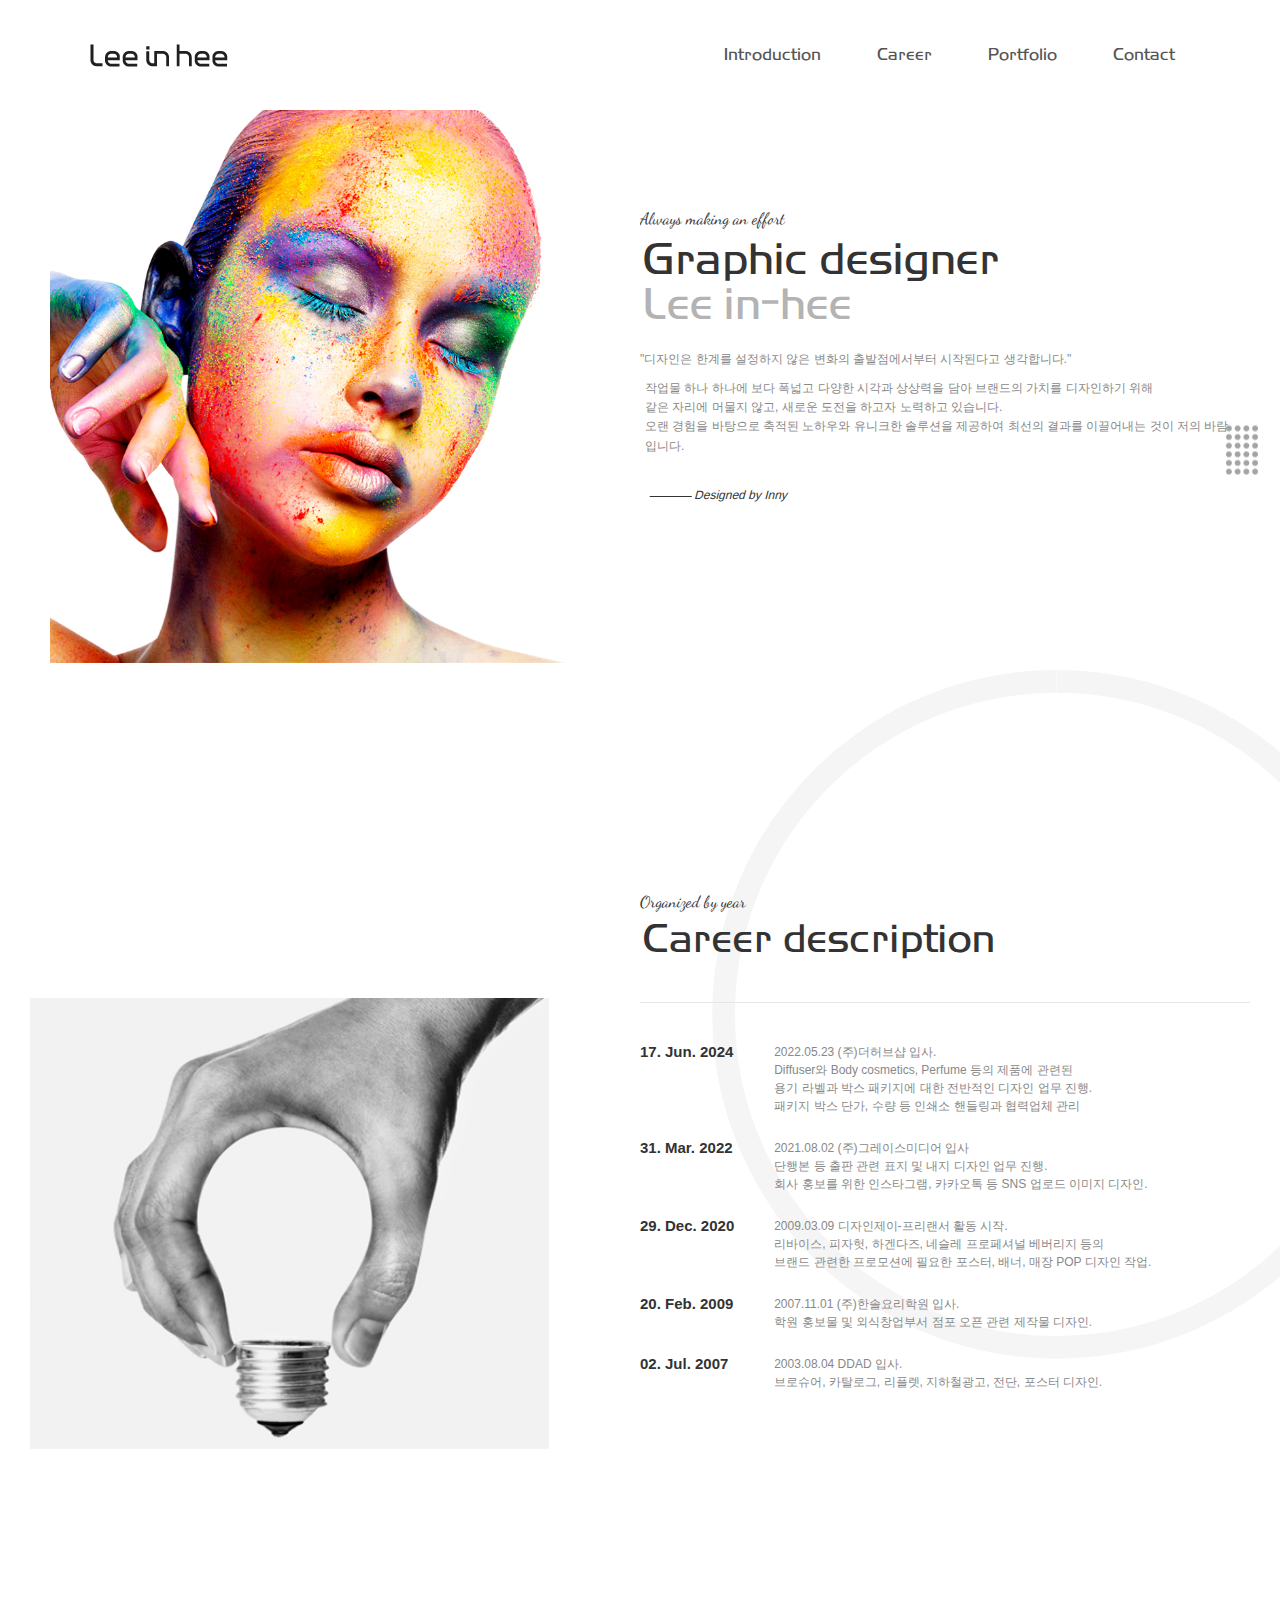
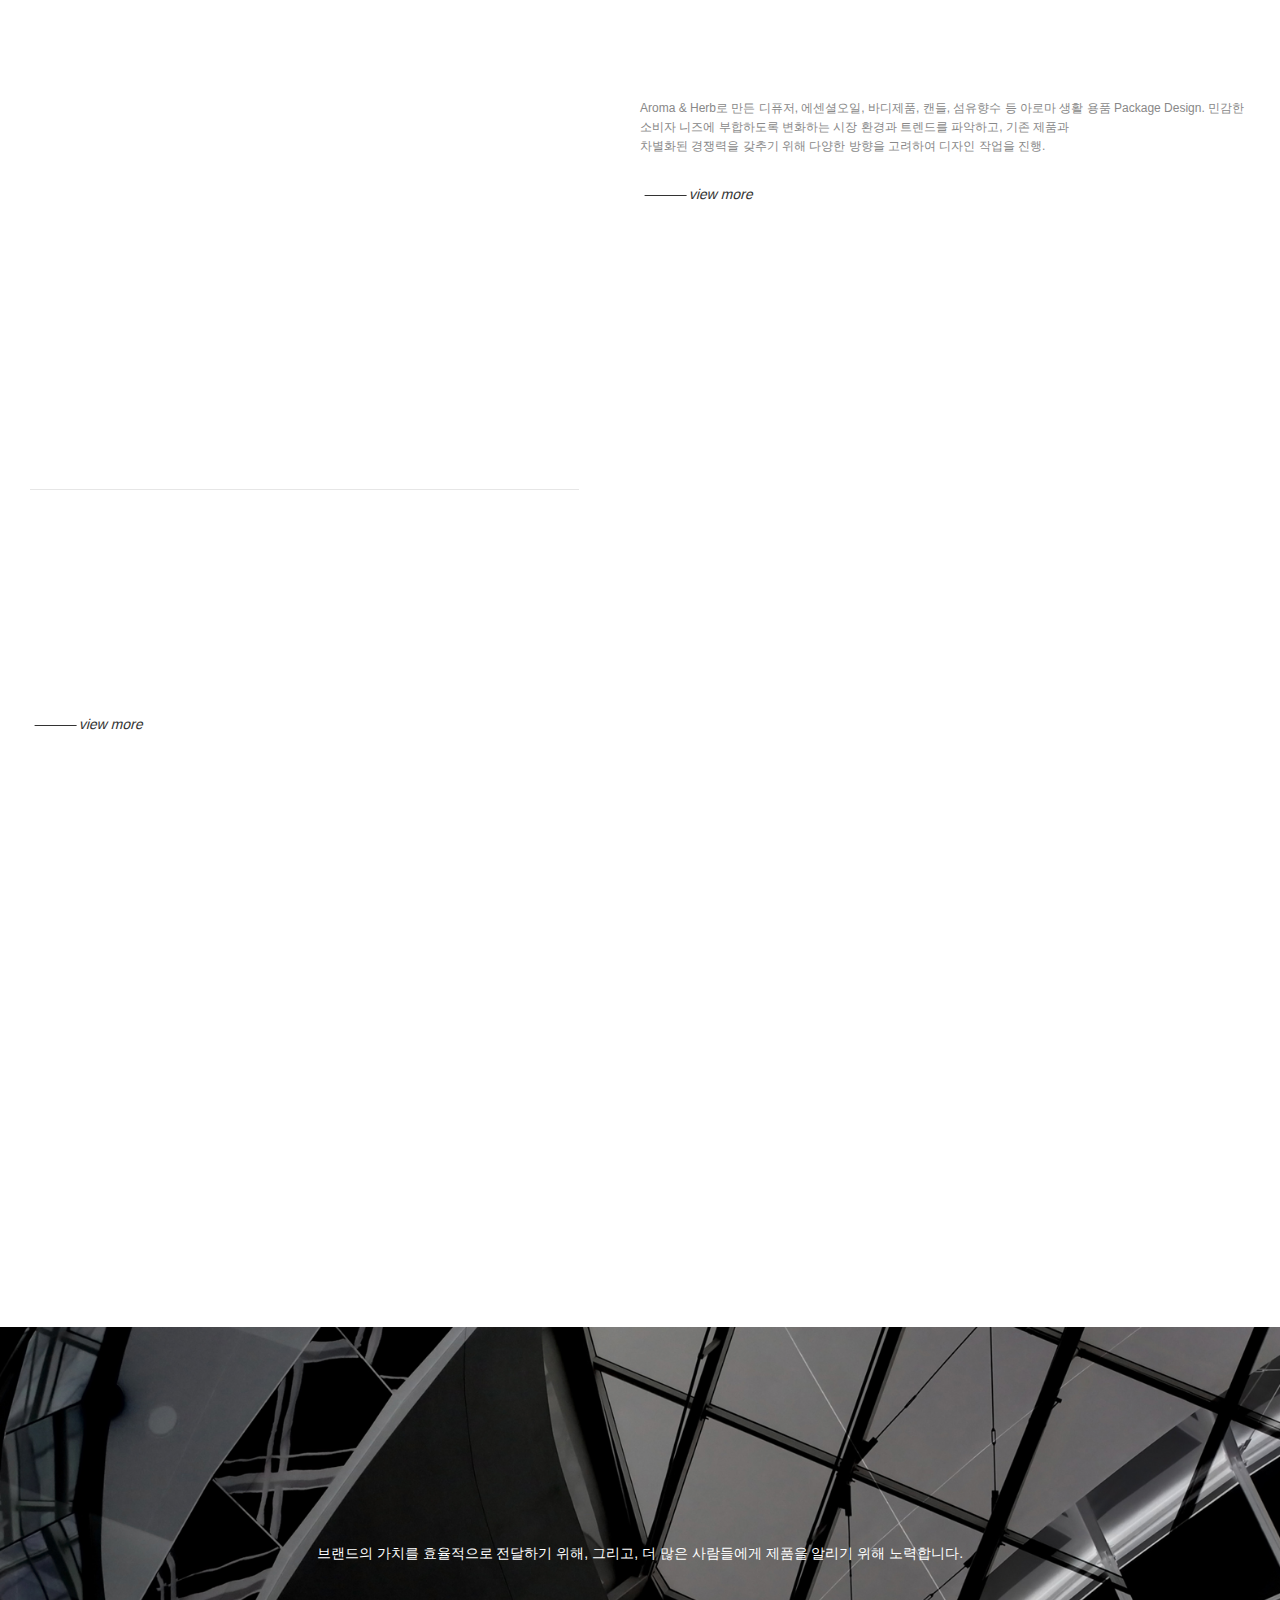
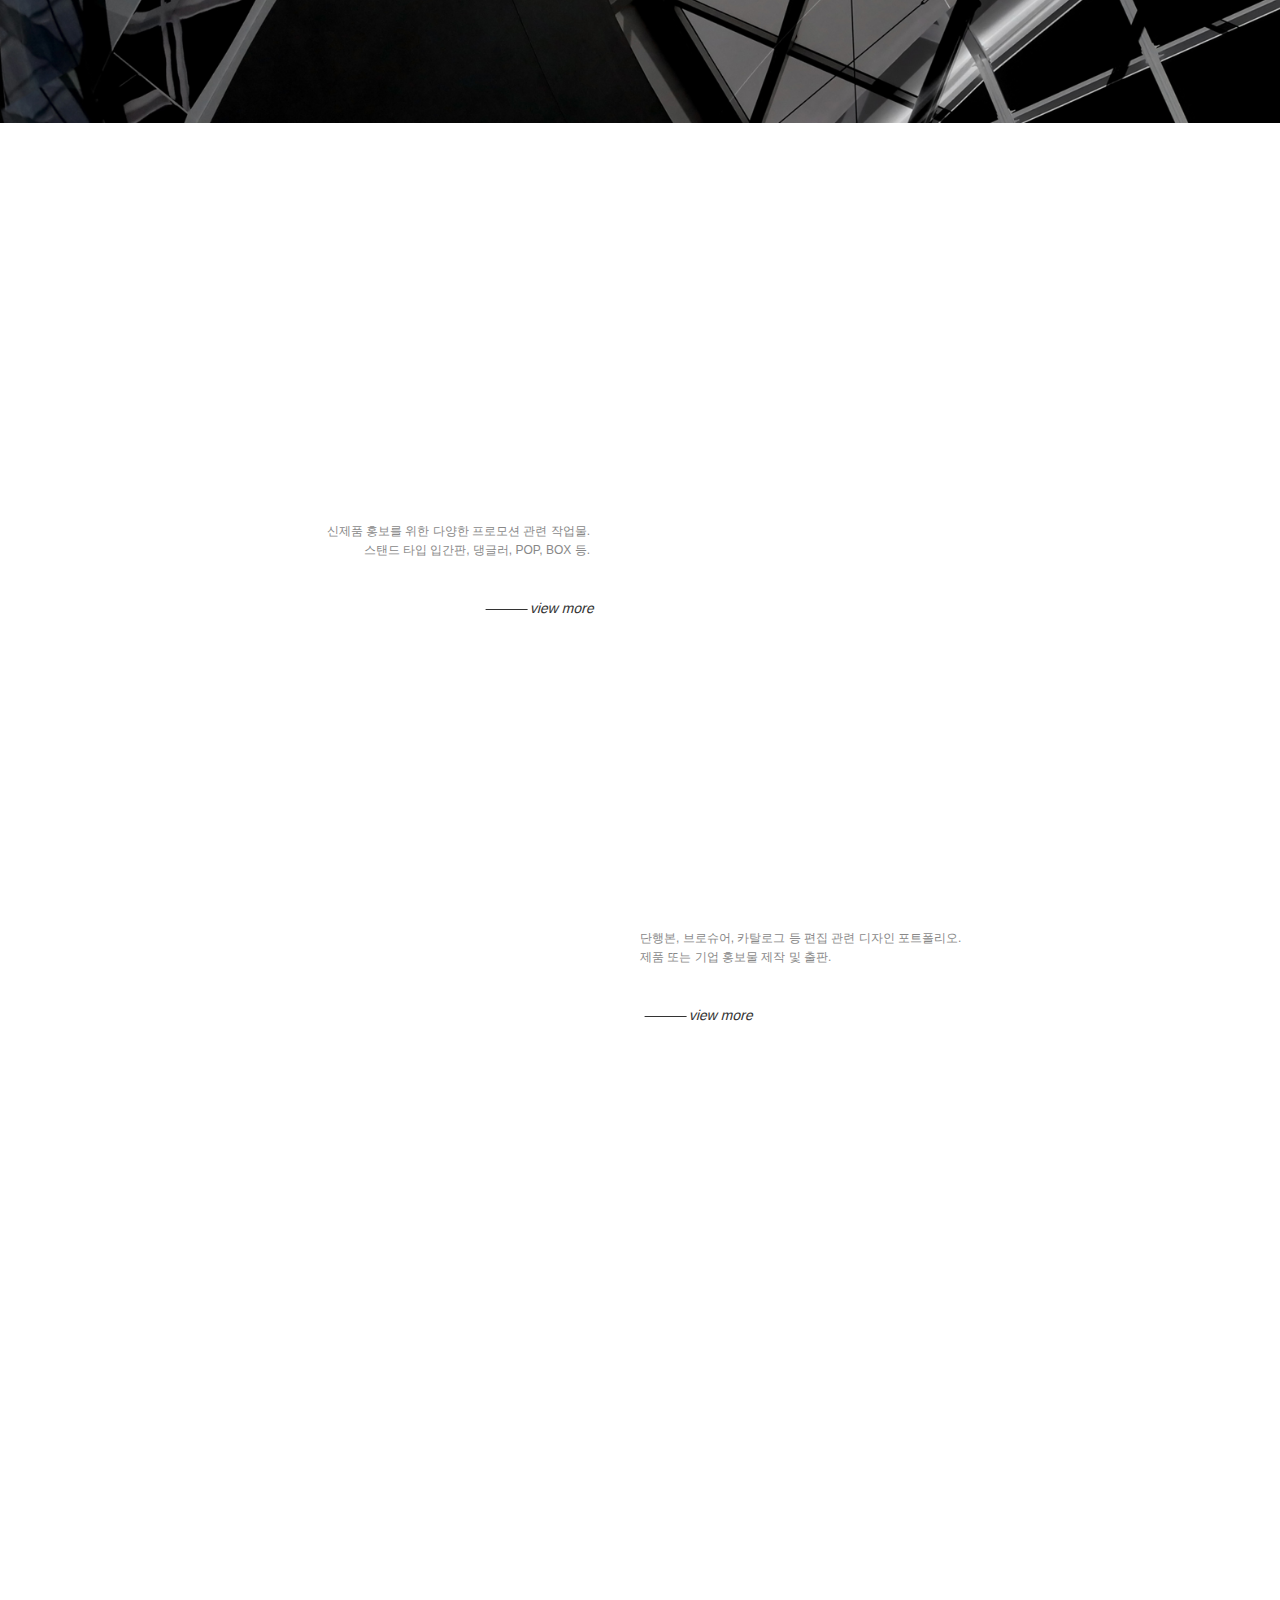
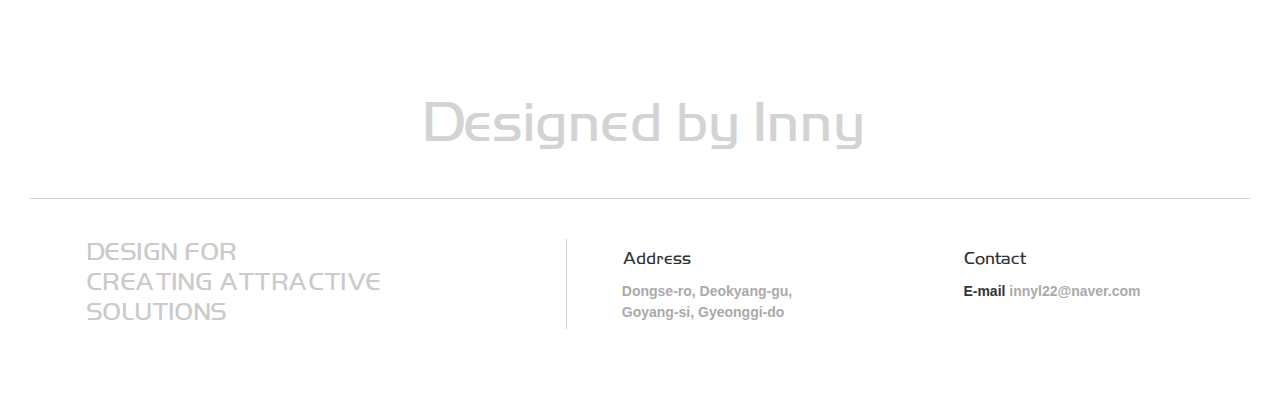
<file: index.html>
<!DOCTYPE html>
<html lang="ko">
<head>
    <meta charset="UTF-8">
    <meta name="viewport" content="width=device-width, initial-scale=1.0">
    <title>inny_portfolio</title>

    <!-- CSS 링크 -->
    <link rel="stylesheet" href="./css/style.css">
</head>
<body>
    <header>
        <div class="container">
            <div class="inner_header">
                <h1 class="logo"><a href="index.html"><img src="./img/logo.png" alt="로고"></a></h1>
                <nav class="main_menu">
                    <span class="bar"></span>
                    <ul class="gnb en">
                        <li><a href="#introduction">Introduction</a></li>
                        <li><a href="#career">Career</a></li>
                        <li><a href="#portfolio">Portfolio</a></li>
                        <li><a href="#foot">Contact</a></li>
                    </ul>
                </nav>
            </div>
        </div>
    </header>
    <div class="wrap">
        <!-- menu_open -->
         <div class="menu_open">
            <button class="open"><img src="./img/open-icon.png" alt="메뉴열기"></button>
            <div class="menu_wrap">
                <a href="#" class="close"><img src="./img/close.png" alt="메뉴닫기"></a>
                <a href="#" class="close en">close</a>
                <ul class="tit en animate" data-animate="motion">
                    <li><a href="#introduction" target="_blank"><span><b>Introduction</b></span></a></li>
                    <li><a href="#career" target="_blank"><span><b>Career</b></span></a></li>
                    <li><a href="#portfolio" target="_blank"><span><b>Portfolio</b></span></a></li>
                    <li><a href="#foot" target="_blank"><span><b>Contact</b></span></a></li>
                </ul>
            </div>
         </div>
        <!-- contents -->
        <section class="visual">
            <div id="introduction"></div>
            <!-- 스크롤 시 .motion클래스 붙여줌 -->
            <!-- 이미지를 p태그로 감싼다 -->
            <div class="mainimg"><p class="img animate" data-animate="motion"><img src="./img/mainVisual2.jpg" alt="메인비주얼"></p></div>
            <!-- 상단 영문 세줄을 maintxt로 묶은 후 span태그로 감싸고, 다시 태그로 감싸서 -->
            <!-- 텍스트들이 움직이는 애니메이션 준비 작업 -->
            <div class="maintxt">
                <h2 class="tit en animate" data-animate="motion">
                    <!-- span, b : 줄바꿈과 텍스트애니메이션을 위해 감싸줌 -->
                    <span class="en_s"><b>Always making an effort</b></span>
                    <span><b>Graphic designer</b></span>
                    <span class="gray"><b>Lee in-hee</b></span>
                </h2>
                <!-- 텍스트 애니메이션 준비 작업 : p태그와  b태그로 감싸기 -->
                <div class="txt animate" data-animate="motion">
                    <p><b>"디자인은 한계를 설정하지 않은 변화의 출발점에서부터 시작된다고 생각합니다."</b></p>
                    <p><b>작업물 하나 하나에 보다 폭넓고 다양한 시각과 상상력을 담아 브랜드의 가치를 디자인하기 위해<br>
                        같은 자리에 머물지 않고, 새로운 도전을 하고자 노력하고 있습니다.<br>
                        오랜 경험을 바탕으로 축적된 노하우와 유니크한 솔루션을 제공하여 최선의 결과를 이끌어내는 것이 저의 바람입니다.</b></p>
                    <!-- <p><b>Designed by Inny</b></p> -->

                    <p><b><a href="#" class="moreBtn">Designed by Inny</a></b></p>
                </div>
            </div>
        </section>
        <section class="skills">
            <div id="career"></div>
            <p class="scroll">read more</p>
            <div class="circle_box animate" data-animate="motion">
                <svg class="svg_ani" version="1.1" xmlns="http://www.w3.org/2000/svg" xmlns:xlink="http://www.w3.org/1999/xlink" x="0px" y="0px"
                width="700px" height="700px" viewBox="0 0 523.421 523.104" enable-background="new 0 0 523.421 523.104"
                	 xml:space="preserve">
                	<path d="M510.844,261.637
                		c0,69.277-28.291,131.946-73.95,177.084c-44.978,44.464-106.809,71.916-175.05,71.916c-55.662,0-107.058-18.264-148.522-49.125
	                	C52.343,416.126,12.843,343.494,12.843,261.637c0-56.924,19.102-109.387,51.245-151.329
	                	c45.509-59.381,117.161-97.671,197.755-97.671c70.752,0,134.612,29.51,179.944,76.893
	                	C484.565,134.242,510.844,194.871,510.844,261.637z"/>
                </svg>
            </div>
            <div class="inner">
                <div class="box">
                    <p class="img animate" data-animate="motion"><img src="./img/img_01.jpg" alt="저널이미지">
                    </p>
                </div>
                <div class="box">
                    <h2 class="tit en animate" data-animate="motion">
                        <span class="en_s"><b>Organized by year</b></span>
                        <span><b>Career description</b></span>
                    </h2>
                    <ul>
                        <li>
                            <h3>17. Jun. 2024</h3>
                            <p>2022.05.23 (주)더허브샵 입사.<br>
                                Diffuser와 Body cosmetics, Perfume 등의 제품에 관련된 <br>
                                용기 라벨과 박스 패키지에 대한 전반적인 디자인 업무 진행.<br>
                                패키지 박스 단가, 수량 등 인쇄소 핸들링과 협력업체 관리
                            </p>
                        </li>                       
                        <li>
                            <h3>31. Mar. 2022</h3>
                            <p>2021.08.02 (주)그레이스미디어 입사<br>
                                단행본 등 출판 관련 표지 및 내지 디자인 업무 진행.<br>
                                회사 홍보를 위한 인스타그램, 카카오톡 등 SNS 업로드 이미지 디자인.
                            </p>
                        </li>                       
                        <li>
                            <h3>29. Dec. 2020</h3>
                            <p>2009.03.09 디자인제이-프리랜서 활동 시작.<br>
                                리바이스, 피자헛, 하겐다즈, 네슬레 프로페셔널 베버리지 등의<br>
                                브랜드 관련한 프로모션에 필요한 포스터, 배너, 매장 POP 디자인 작업.
                            </p>
                        </li>                       
                        <li>
                            <h3>20. Feb. 2009</h3>
                            <p>2007.11.01 (주)한솔요리학원 입사.<br>
                                학원 홍보물 및 외식창업부서 점포 오픈 관련 제작물 디자인.
                            </p>
                        </li>                     
                        <li>
                            <h3>02. Jul. 2007</h3>
                            <p>2003.08.04 DDAD 입사.<br>
                                브로슈어, 카탈로그, 리플렛, 지하철광고, 전단, 포스터 디자인.
                            </p>
                        </li>                     
                    </ul>
                    <!-- <a href="#" class="moreBtn open">read more</a> -->
                </div>
            </div>
        </section>
        <section class="work_1">
            <div id="portfolio"></div>
            <div class="inner">
                <div class="box">
                    <h2 class="tit en animate" data-animate="motion">
                        <span class="en_s"><b>Portfolio related to diffusers and beauty products</b></span>
                        <span><b>Product package<br>
                            design</b>
                        </span>
                    </h2>
                </div>
                <div class="box">
                    <div class="txt">
                        <p>Aroma & Herb로 만든 디퓨저, 에센셜오일, 바디제품, 캔들, 섬유향수 등 아로마 생활 용품 Package Design.
                            민감한 소비자 니즈에 부합하도록 변화하는 시장 환경과 트렌드를 파악하고, 기존 제품과<br>
                            차별화된 경쟁력을 갖추기 위해 다양한 방향을 고려하여 디자인 작업을 진행.
                            <!-- 이슈를 넘어 센세이션 Total Global Marketing Agency -->
                        </p>
                        <a href="package.html" class="moreBtn">view more</a>
                    </div>
                    <p class="img animate" data-animate="motion"><img src="./img/img_02.jpg" alt="서비스이미지1"></p>
                </div>
                <div class="box design">
                    <h2 class="tit en animate" data-animate="motion">
                        <span><b>Brand promotion &</b></span>
                        <span><b>event-related design</b></span>
                        <span><b>portfolios</b></span>
                    </h2> 
                    <a href="promotion.html" class="moreBtn">view more</a>
                    <p class="img animate" data-animate="motion"><img src="./img/img_03.jpg" alt="서비스이미지2"></p>                             
                </div>
            </div>
        </section>
        <section class="customer">
            <h2 class="tit en animate" data-animate="motion">
                <span><b>Everything gives you a brilliant idea.</b></span></h2>
            <div class="txt">브랜드의 가치를 효율적으로 전달하기 위해, 그리고, 더 많은 사람들에게 제품을 알리기 위해 노력합니다.</div>
        </section>
        <section class="work_2">
            <div class="circle_box animate" data-animate="motion">
                <svg class="svg_ani" version="1.1" xmlns="http://www.w3.org/2000/svg" xmlns:xlink="http://www.w3.org/1999/xlink" x="0px" y="0px"
                	 width="700px" height="700px" viewBox="0 0 523.421 523.104" enable-background="new 0 0 523.421 523.104"
                	 xml:space="preserve">
                	<path d="M510.844,261.637
                		c0,69.277-28.291,131.946-73.95,177.084c-44.978,44.464-106.809,71.916-175.05,71.916c-55.662,0-107.058-18.264-148.522-49.125
	                	C52.343,416.126,12.843,343.494,12.843,261.637c0-56.924,19.102-109.387,51.245-151.329
	                	c45.509-59.381,117.161-97.671,197.755-97.671c70.752,0,134.612,29.51,179.944,76.893
	                	C484.565,134.242,510.844,194.871,510.844,261.637z"/>
                </svg>
            </div>
            <div class="inner">
                <div class="box left">
                    <h2 class="tit en animate" data-animate="motion">
                        <span class="en_s"><b>Event production portfolio</b></span>
                        <span><b>Promotion pop<br>design</b></span>
                    </h2>
                    <div class="txt">
                        <p>신제품 홍보를 위한 다양한 프로모션 관련 작업물.<br>
                            스탠드 타입 입간판, 댕글러, POP, BOX 등.</p>
                    </div>
                    <a href="pop.html" class="moreBtn">view more</a>
                    <p class="img animate" data-animate="motion"><img src="./img/img_05.jpg" alt="팀이미지1"></p>
                </div>
                <div class="box">
                    <p class="img animate" data-animate="motion"><img src="./img/img_06.jpg" alt="팀이미지2"></p>
                    <h2 class="tit en animate" data-animate="motion">
                        <span class="en_s"><b>Book & publishing portfolio</b></span>
                        <span><b>Editorial design</b></span>
                    </h2>
                    <div class="txt">
                        <p>단행본, 브로슈어, 카탈로그 등 편집 관련 디자인 포트폴리오.<br>
                                 제품 또는 기업 홍보물 제작 및 출판.</p>
                    </div>
                    <a href="Editorial.html" class="moreBtn">view more</a>
                </div>
            </div>
        </section>
        <footer>
            <div id="foot"></div>
            <div class="top">
                <h2 class="tit en">
                    <span><b>Designed by Inny</b></span>
                </h2>
            </div>
            <div class="bottom en">
                <ul>
                    <li>DESIGN FOR<br>CREATING ATTRACTIVE<br>SOLUTIONS</li>                      
                    <li>
                        <b>Address</b>
                        <p>Dongse-ro, Deokyang-gu,<br>Goyang-si, Gyeonggi-do</p>
                    </li>
                    <li>
                        <b>Contact</b>
                        <p><span>E-mail</span>   innyl22@naver.com</p>                     
                    </li>
                </ul>

            </div>

        </footer>
    </div>

    <!-- <div class="popup">
        <h2>팝업 제목 정해서 넣기</h2>
        <p>내용도 수정해서 최종 결정되면 팝업창 크기에 맞춰서 넣기</p>
        <p>내용도 수정해서 최종 결정되면 팝업창 크기에 맞춰서 넣기</p>
        <button class="btn_close">닫기</button>
    </div> -->

    <!-- script 링크 -->
    <script src="./js/jquery-3.3.1.min.js"></script>
    <script src="./js/scrolla.jquery.min.js"></script>
    <script src="./js/script.js"></script>

</body>
</html>
</file>
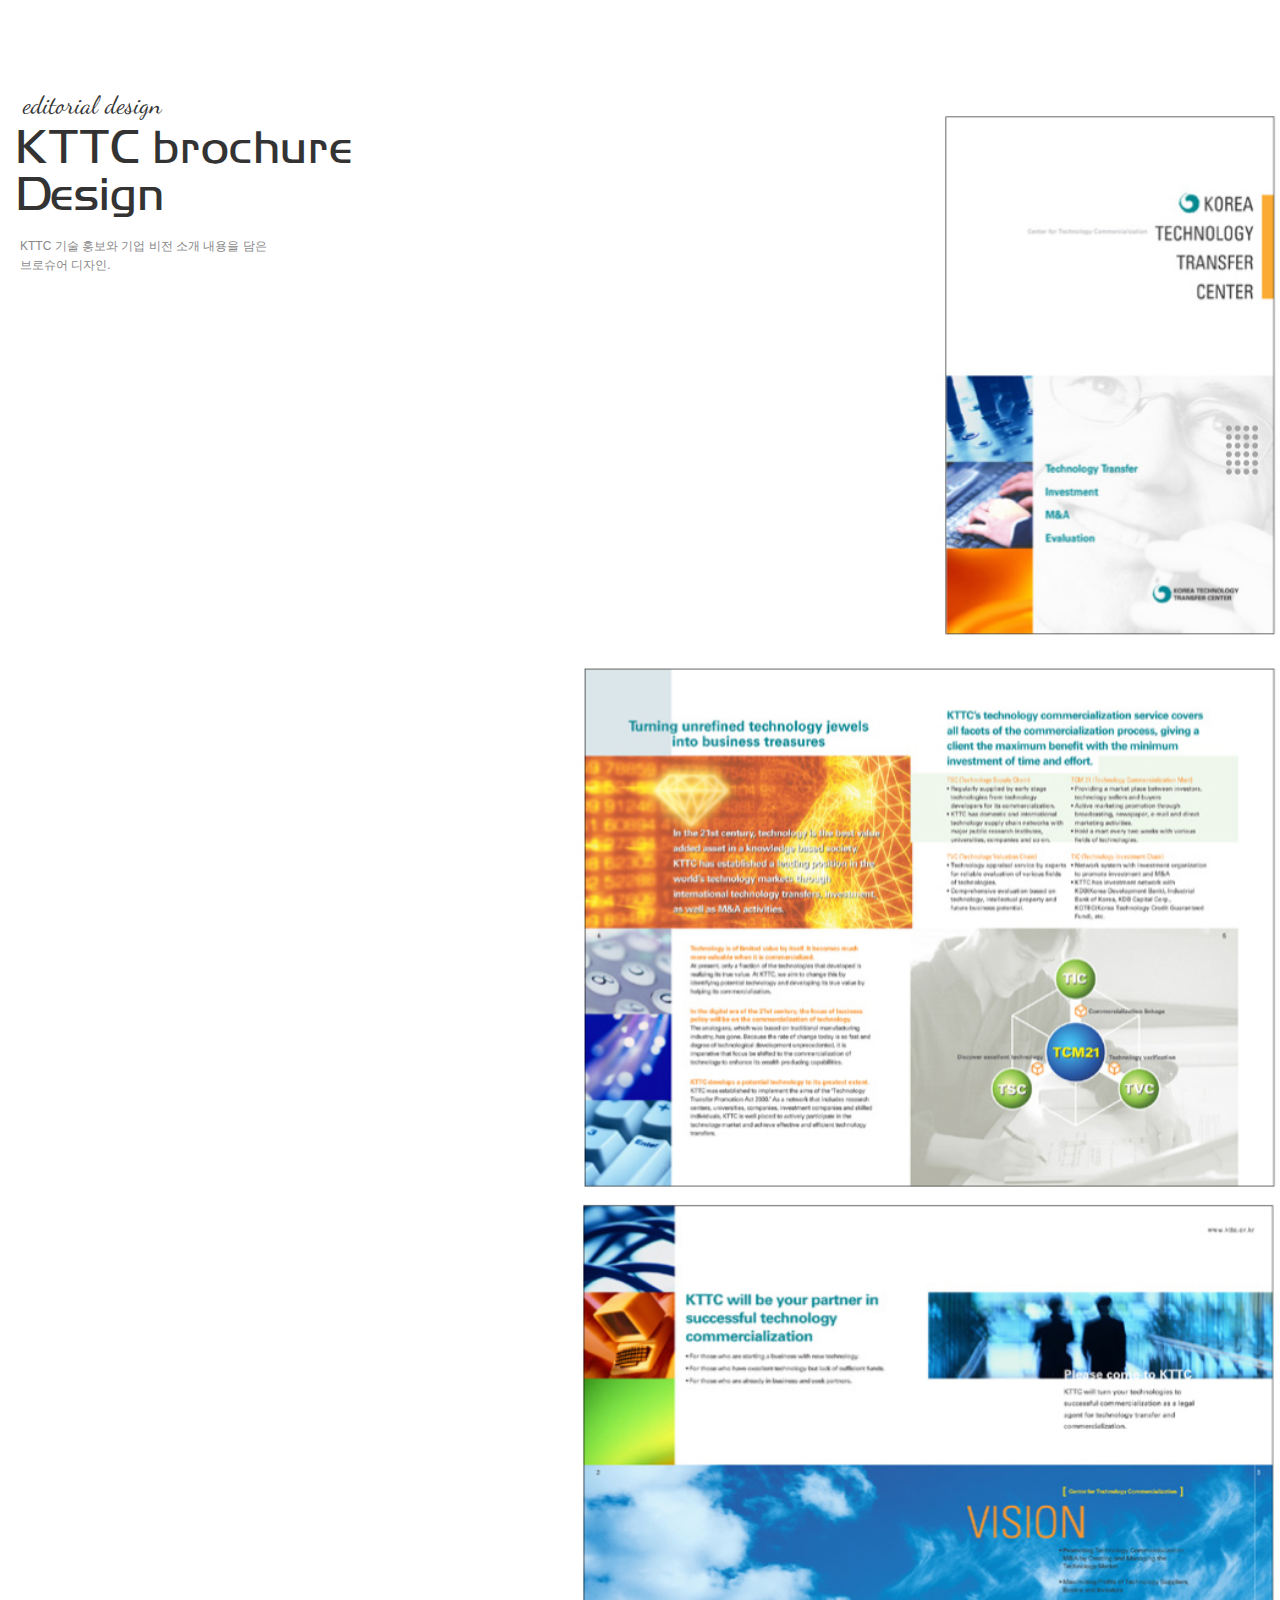
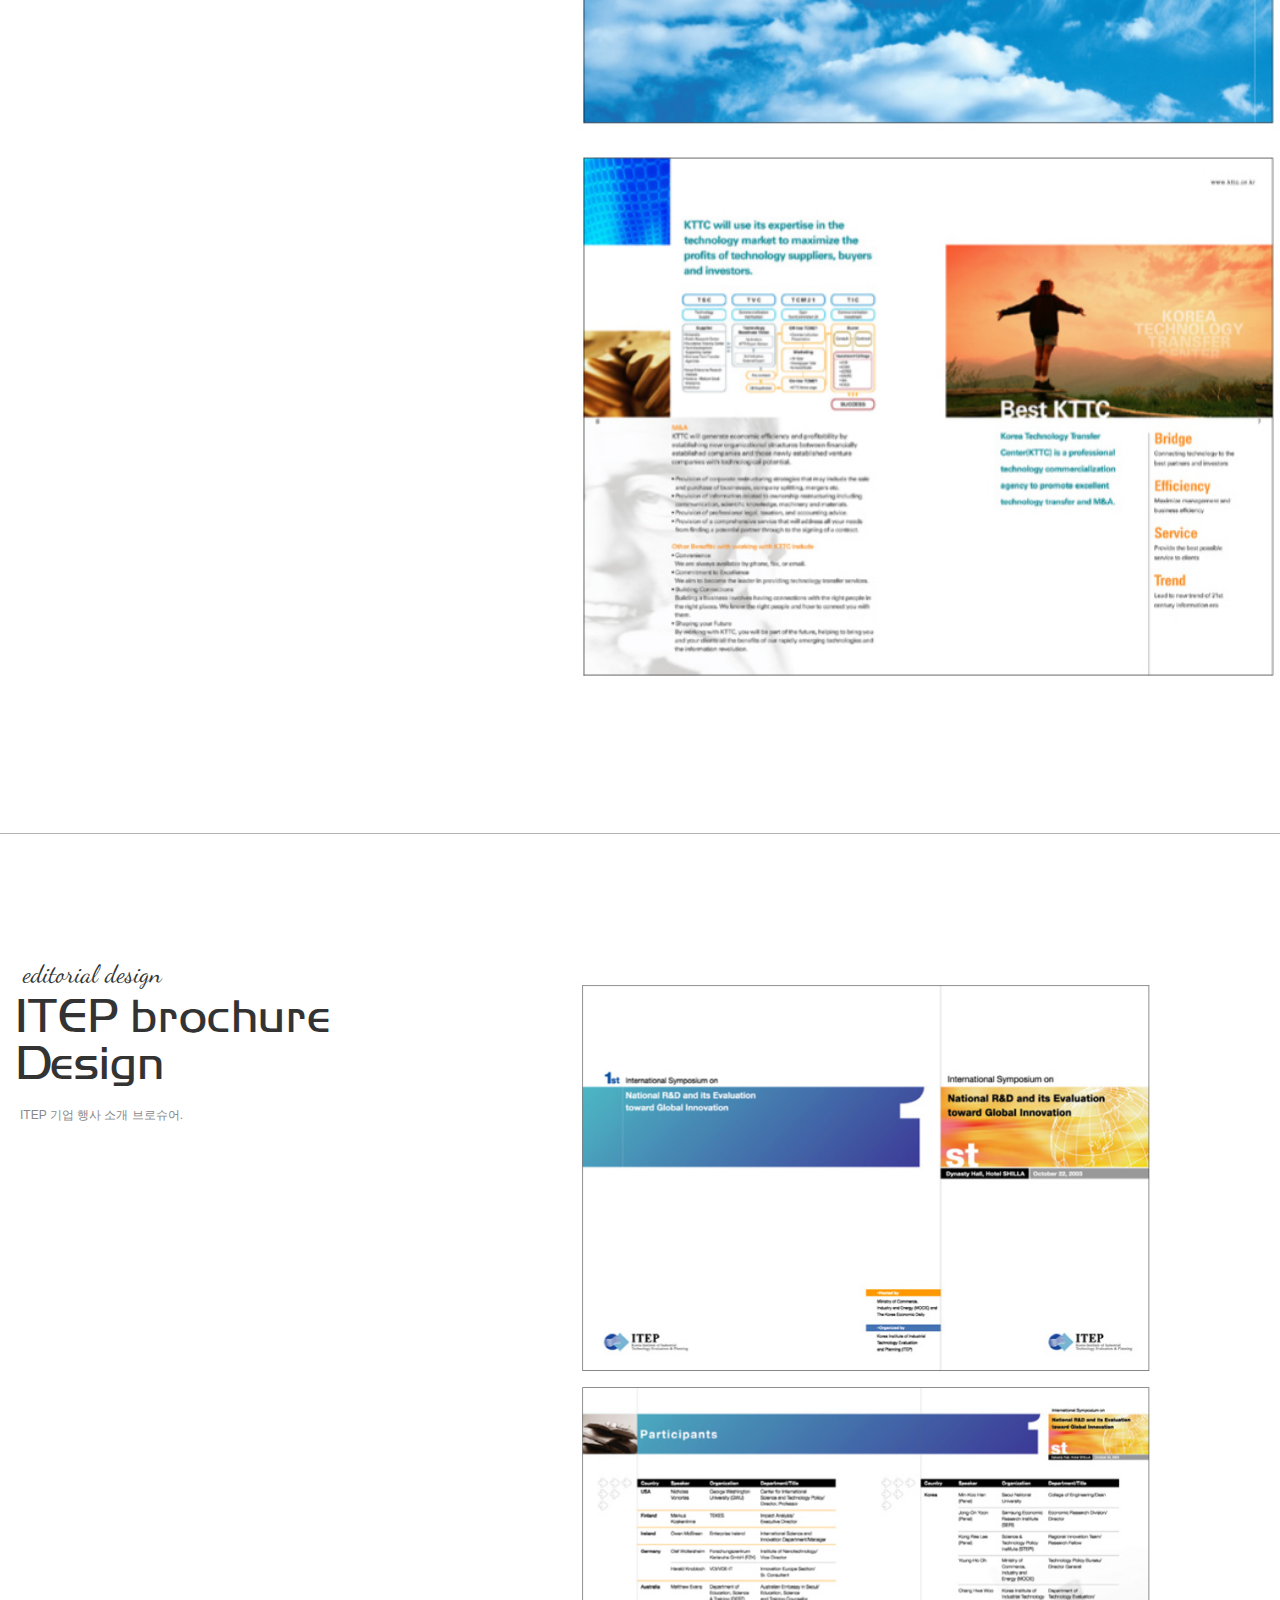
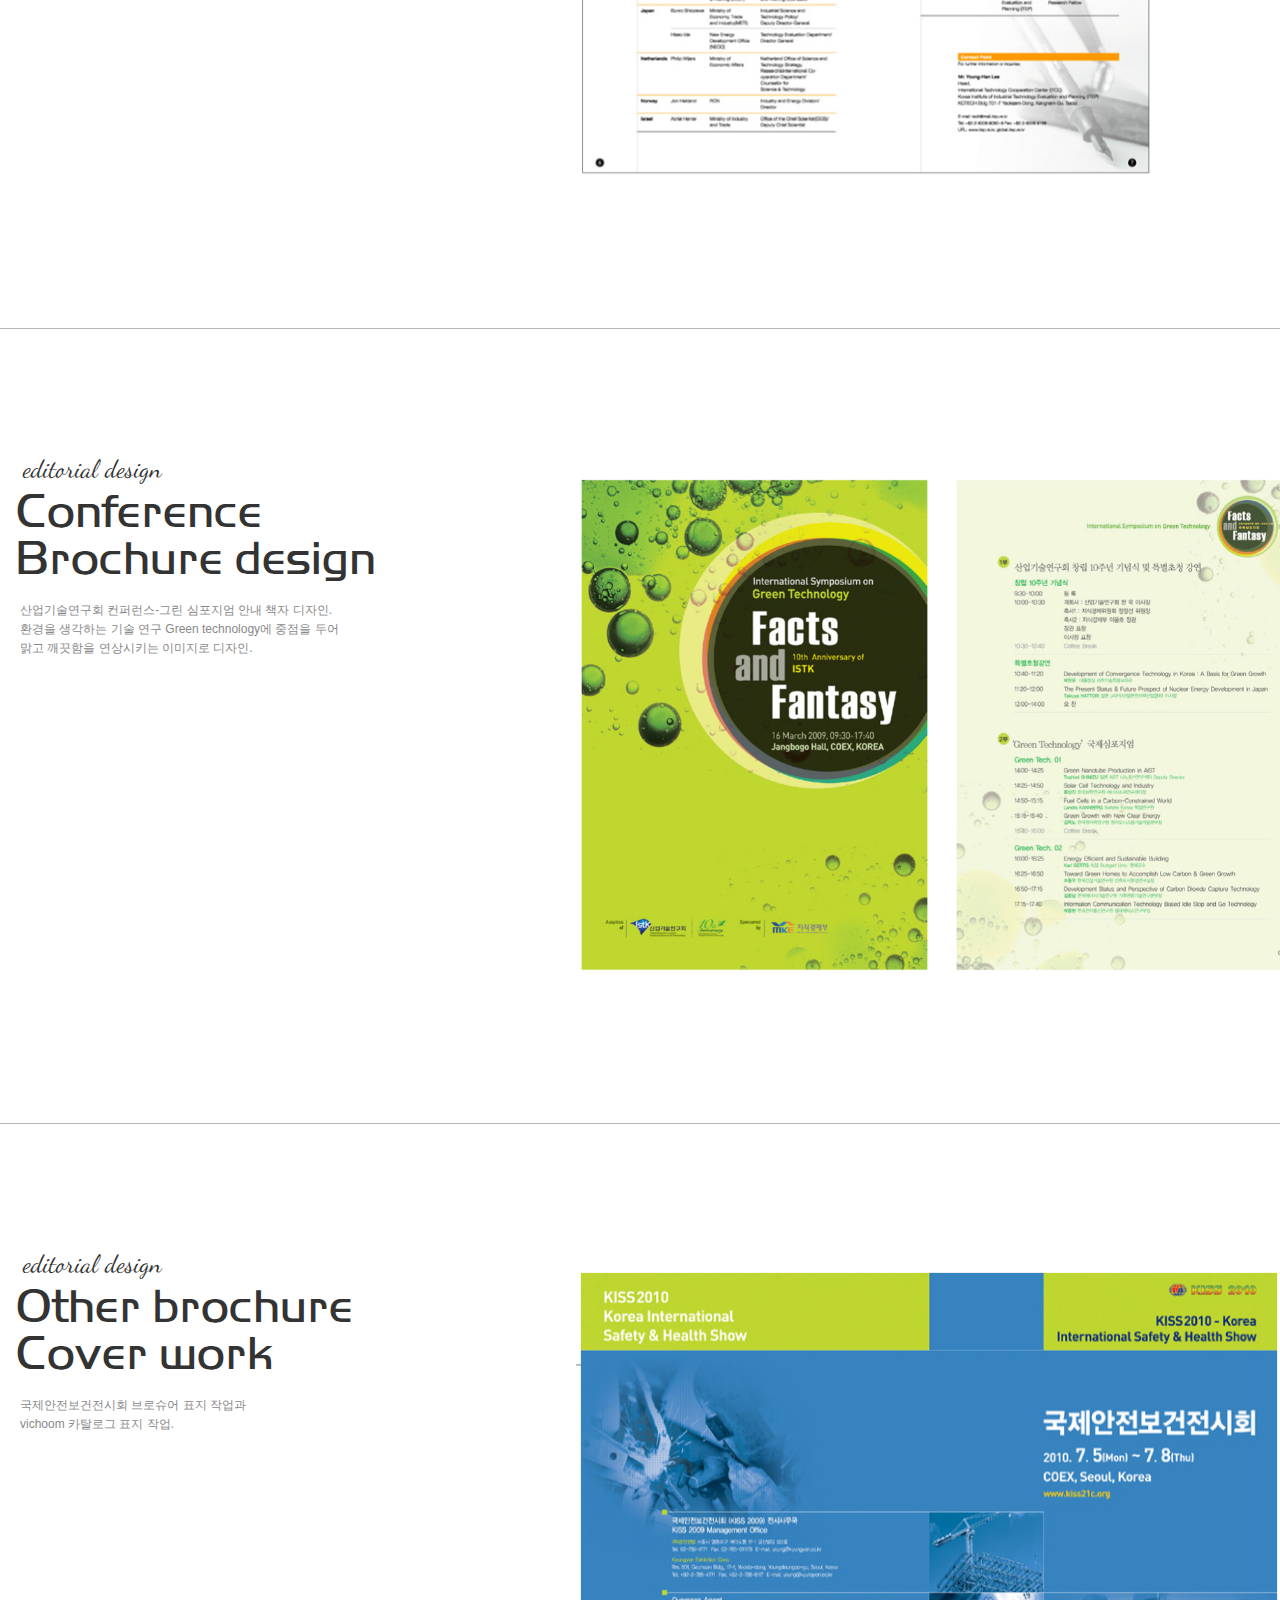
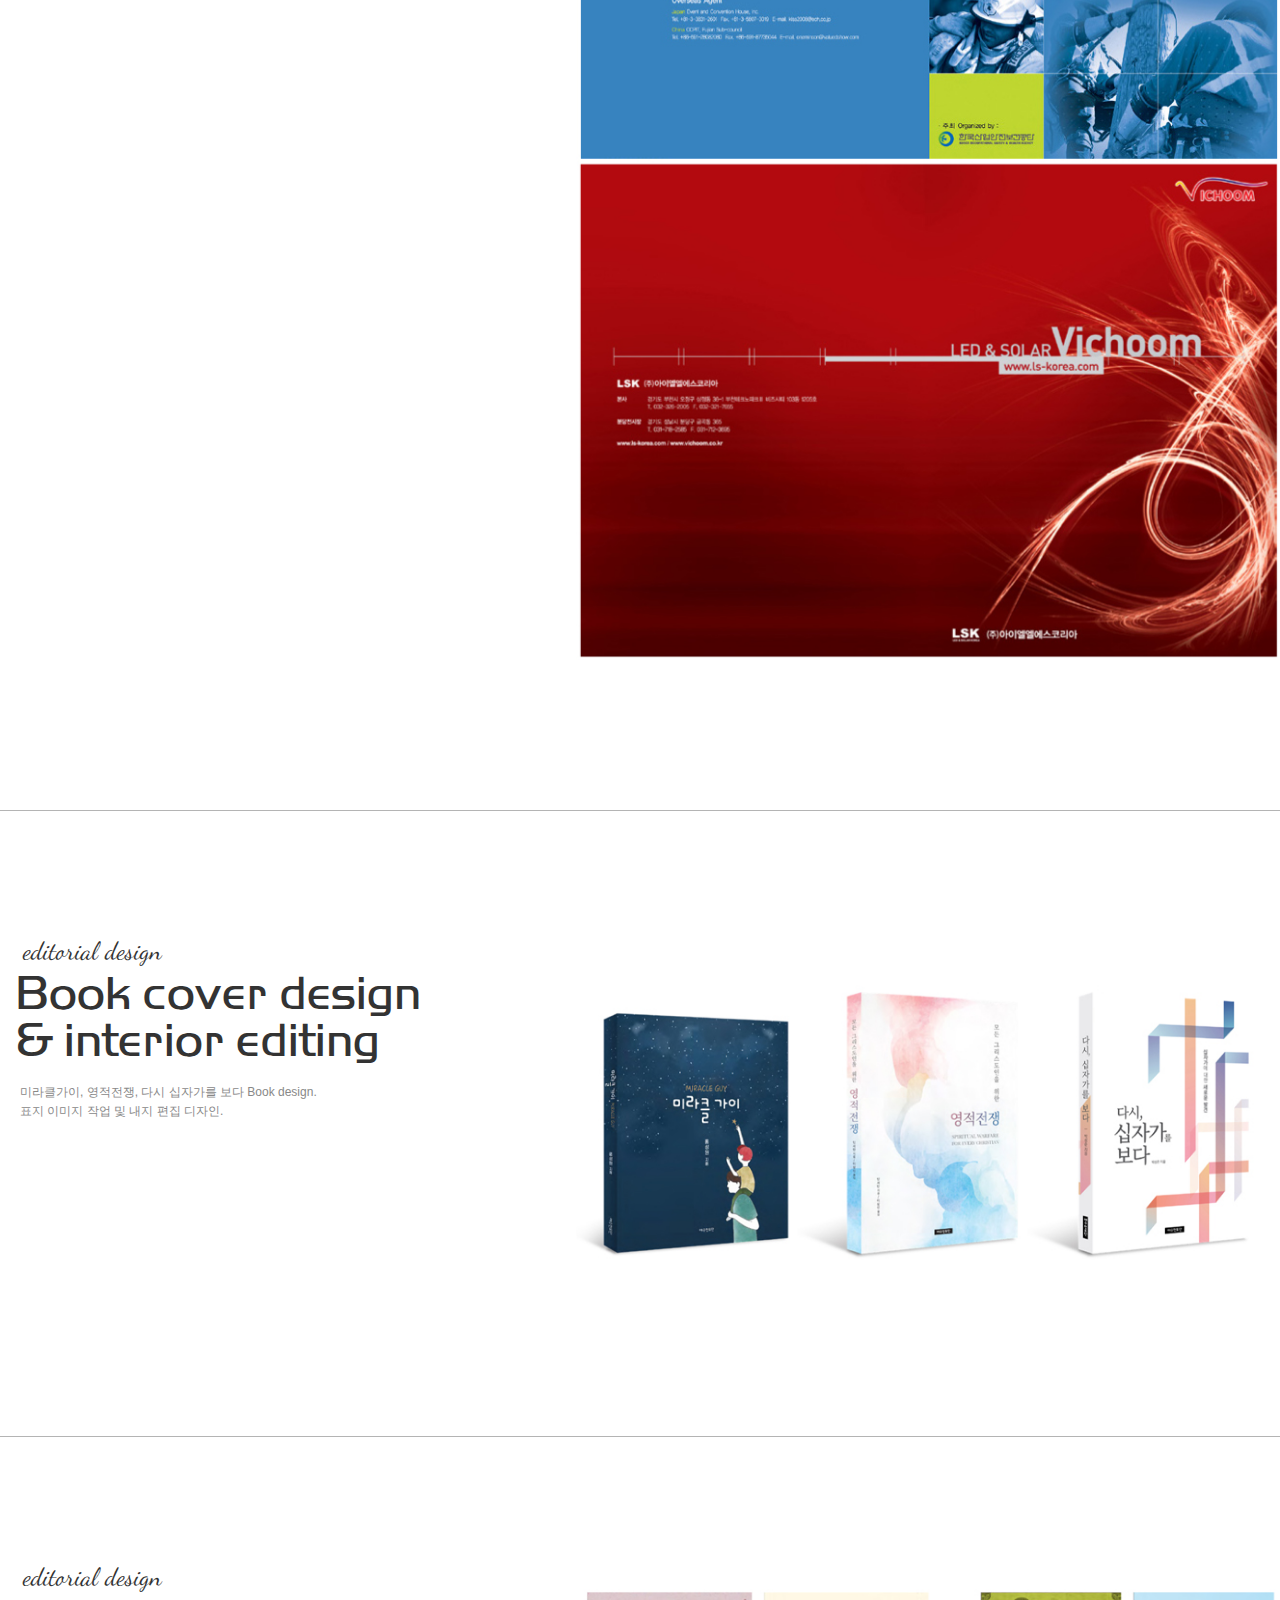
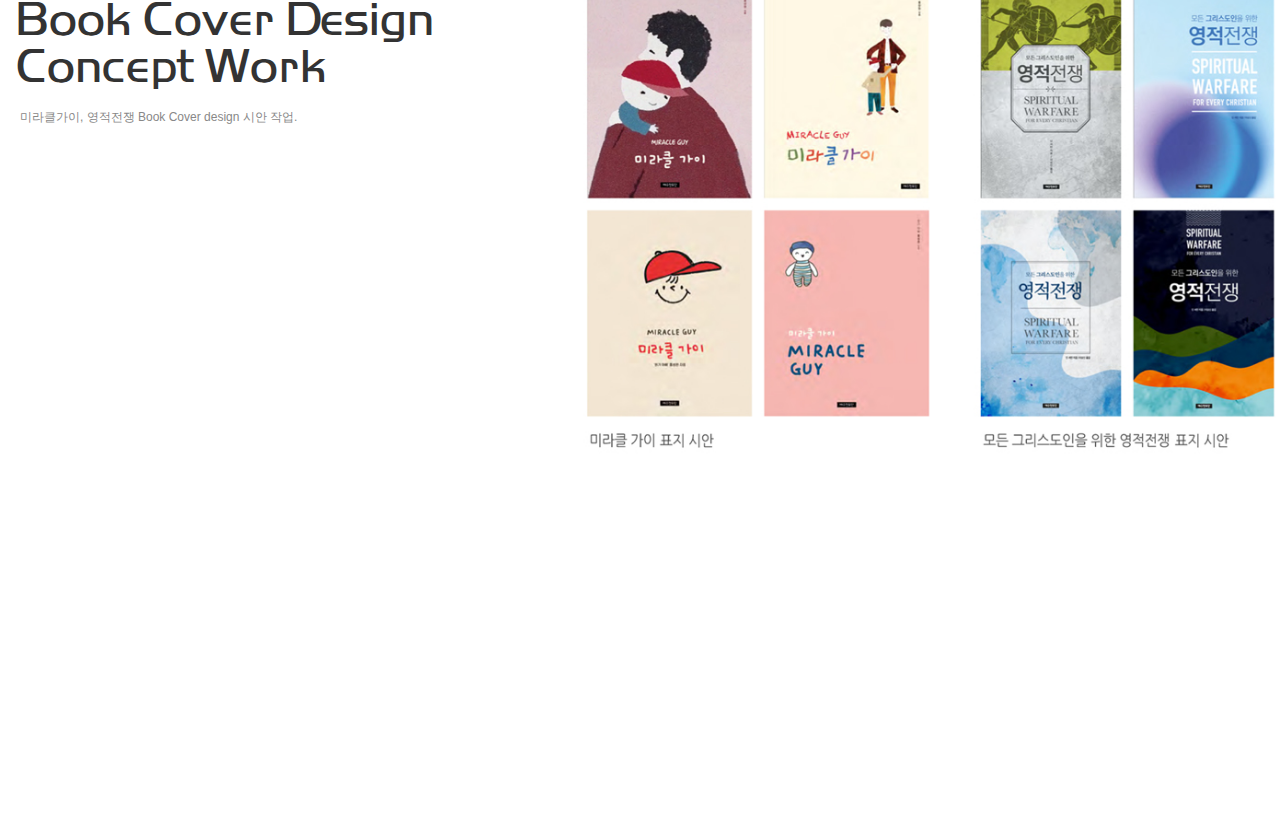
<file: Editorial.html>
<!DOCTYPE html>
<html lang="ko">
<head>
    <meta charset="UTF-8">
    <meta name="viewport" content="width=device-width, initial-scale=1.0">
    <title>inny_portfolio</title>

    <!-- CSS 링크 -->
    <link rel="stylesheet" href="./css/style.css">
</head>
<body>
    <!-- <header>
        <div class="inner_header">
            <h1 class="logo"><a href="index.html"><img src="./img/logo.png" alt="로고"></a></h1>
            <nav class="main_menu">
                <span class="bar"></span>
                <ul class="gnb en">
                    <li><a href="index.html">Introduction</a></li>
                    <li><a href="index.html#career">Career</a></li>
                    <li><a href="index.html#portfolio">Portfolio</a></li>
                    <li><a href="index.html#foot">Contact</a></li>
                </ul>
            </nav>
        </div>
    </header> -->
    <div class="wrap">
        <!-- menu_open -->
        <div class="menu_open">
            <button class="open"><img src="./img/open-icon.png" alt="메뉴열기"></button>
            <div class="menu_wrap">
                <a href="#" class="close"><img src="./img/close.png" alt="메뉴닫기"></a>
                <a href="#" class="close en">close</a>
                <ul class="tit en animate" data-animate="motion">
                    <li><a href="index.html" target="_blank"><span><b>Introduction</b></span></a></li>
                    <li><a href="index.html#career" target="_blank"><span><b>Career</b></span></a></li>
                    <li><a href="index.html#portfolio" target="_blank"><span><b>Portfolio</b></span></a></li>
                    <li><a href="index.html#foot" target="_blank"><span><b>Contact</b></span></a></li>
                </ul>
            </div>
        </div>
        <!-- contents -->
        <section class="Editorial">
            <div class="inner_wrap">

                <div class="box 1">
                    <div class="txt_wrap">
                        <h2 class="tit en">
                            <span class="en_s">editorial design</span>
                            <span>KTTC brochure</span>
                            <span>Design</span>
                        </h2>
                        <div class="txt">
                            <p>KTTC 기술 홍보와 기업 비전 소개 내용을 담은<br>
                               브로슈어 디자인.</p>
                        </div>
                    </div>
                    <div class="img_wrap levis">
                        <p class="img"><img src="./img/브로셔1-2.jpg" alt="브로셔1-1"></p>
                        <p class="img"><img src="./img/브로셔1-1.jpg" alt="브로셔1-2"></p>
                    </div>
                </div>

                <div class="box 2">

                    <div class="txt_wrap">
                        <h2 class="tit en">
                            <span class="en_s">editorial design</span>
                            <span>ITEP brochure</span>
                            <span>Design</span>
                        </h2>
                        <div class="txt">
                            <p>ITEP 기업 행사 소개 브로슈어.</p>
                        </div>
                    </div>
                    <div class="img_wrap ietp">                        
                        <p class="img"><img src="./img/브로셔3.jpg" alt="브로셔2"></p>
                    </div>
                </div>

                <div class="box 3">
                    <div class="txt_wrap">
                        <h2 class="tit en">
                            <span class="en_s">editorial design</span>
                            <span>Conference</span>
                            <span>Brochure design</span>
                        </h2>
                        <div class="txt">
                            <p>산업기술연구회 컨퍼런스-그린 심포지엄 안내 책자 디자인.<br>
                                환경을 생각하는 기술 연구 Green technology에 중점을 두어<br>
                                맑고 깨끗함을 연상시키는 이미지로 디자인.</p>
                        </div>
                    </div>
                    <div class="img_wrap green">                        
                        <p class="img"><img src="./img/브로셔2.jpg" alt="브로셔3"></p>
                    </div>
                </div>

                <div class="box 4">
                    <div class="txt_wrap">
                        <h2 class="tit en">
                            <span class="en_s">editorial design</span>
                            <span>Other brochure</span>
                            <span>Cover work</span>
                        </h2>
                        <div class="txt">
                            <p>국제안전보건전시회 브로슈어 표지 작업과<br>
                                vichoom 카탈로그 표지 작업.</p>
                        </div>
                    </div>
                    <div class="img_wrap">                        
                        <p class="img"><img src="./img/브로셔4.jpg" alt="브로셔4"></p>
                    </div>
                </div>
                <div class="box 5">

                    <div class="txt_wrap">
                        <h2 class="tit en">
                            <span class="en_s">editorial design</span>
                            <span>Book cover design</span>
                            <span>& interior editing</span>
                        </h2>
                        <div class="txt">
                            <p>미라클가이, 영적전쟁, 다시 십자가를 보다 Book design.<br>
                                표지 이미지 작업 및 내지 편집 디자인.</p>
                        </div>
                    </div>
                    <div class="img_wrap">                        
                        <p class="img"><img src="./img/북_1.jpg" alt="북1"></p>
                    </div>
                </div>

                <div class="box last">
                    <div class="txt_wrap">
                        <h2 class="tit en">
                            <span class="en_s">editorial design</span>
                            <span>Book Cover Design</span>
                            <span>Concept Work</span>
                        </h2>
                        <div class="txt">
                            <p>미라클가이, 영적전쟁 Book Cover design 시안 작업.</p>
                        </div>
                    </div>
                    <div class="img_wrap">                        
                        <p class="img"><img src="./img/북_2.jpg" alt="북2"></p>
                    </div>
                </div>
            </div>
        </section>
    </div>

    <!-- script 링크 -->
    <script src="./js/jquery-3.3.1.min.js"></script>
    <script src="./js/scrolla.jquery.min.js"></script>
    <script src="./js/script.js"></script>

</body>
</html>
</file>
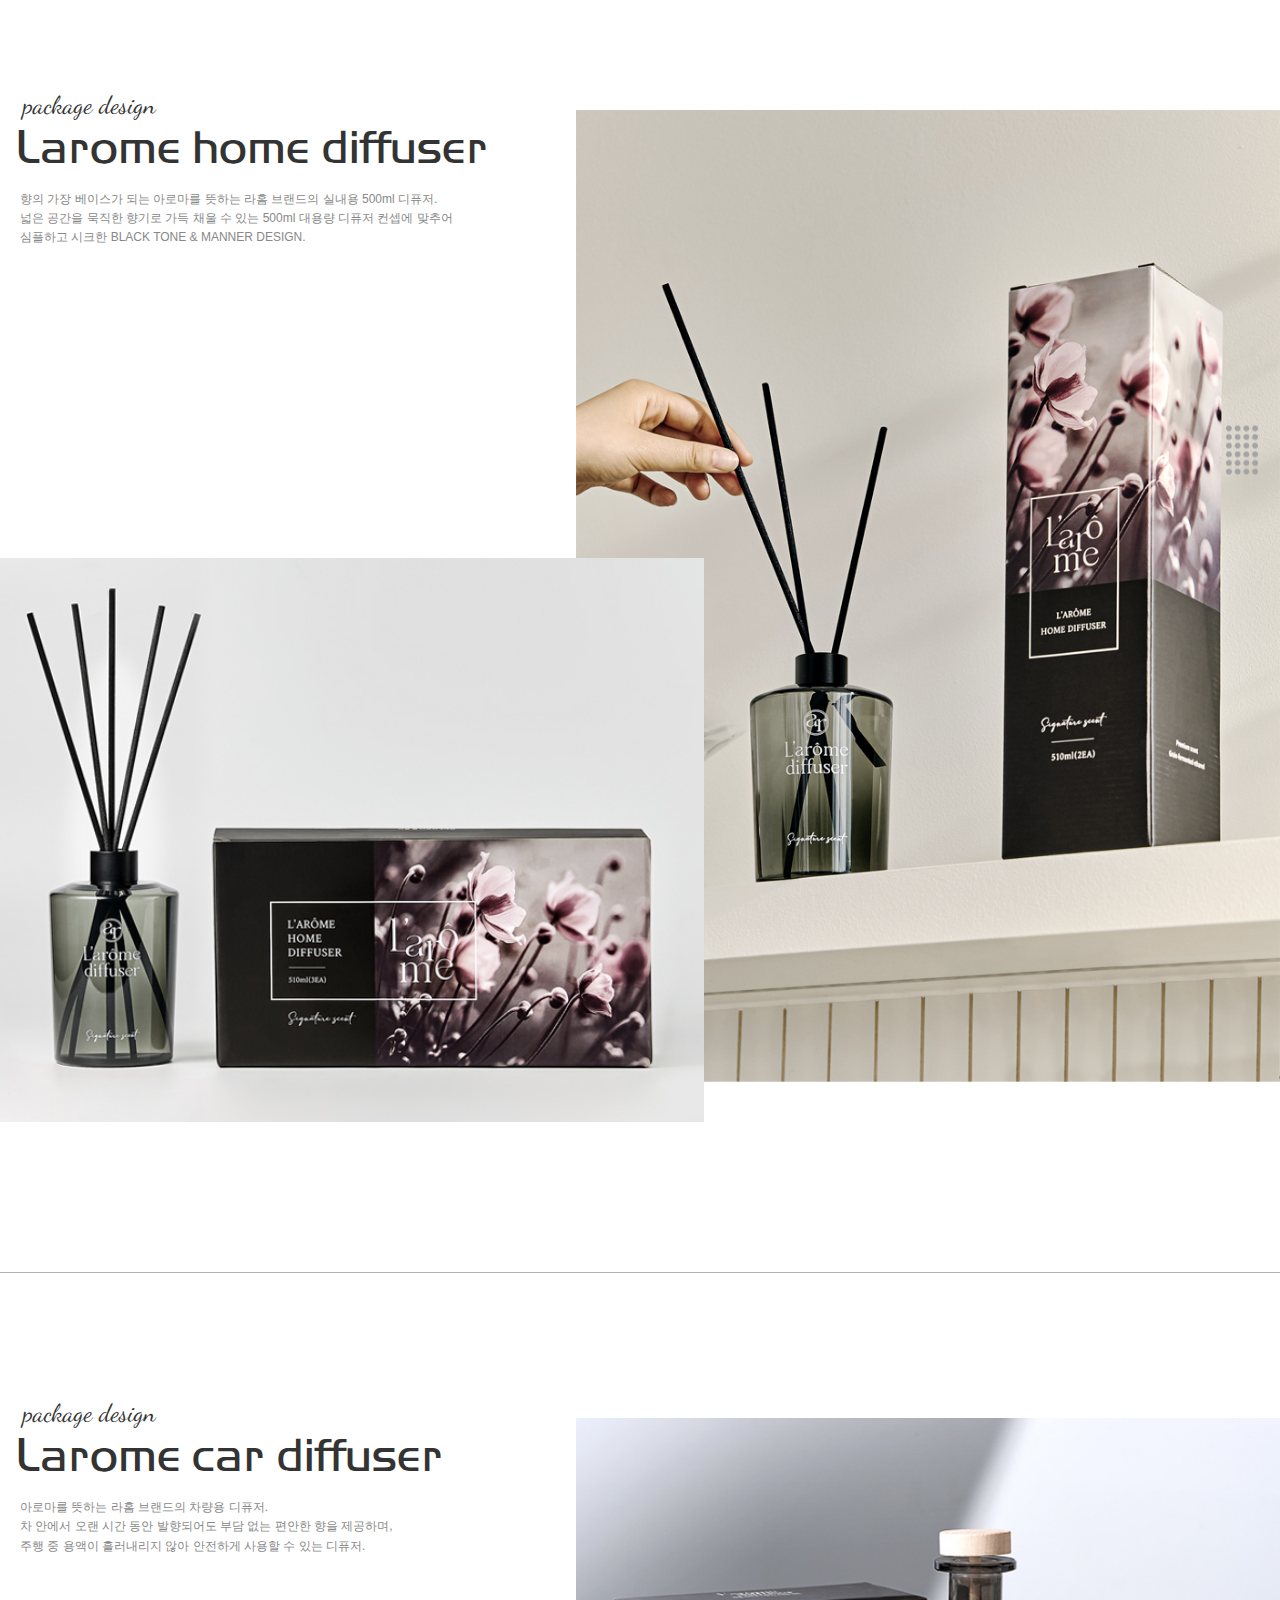
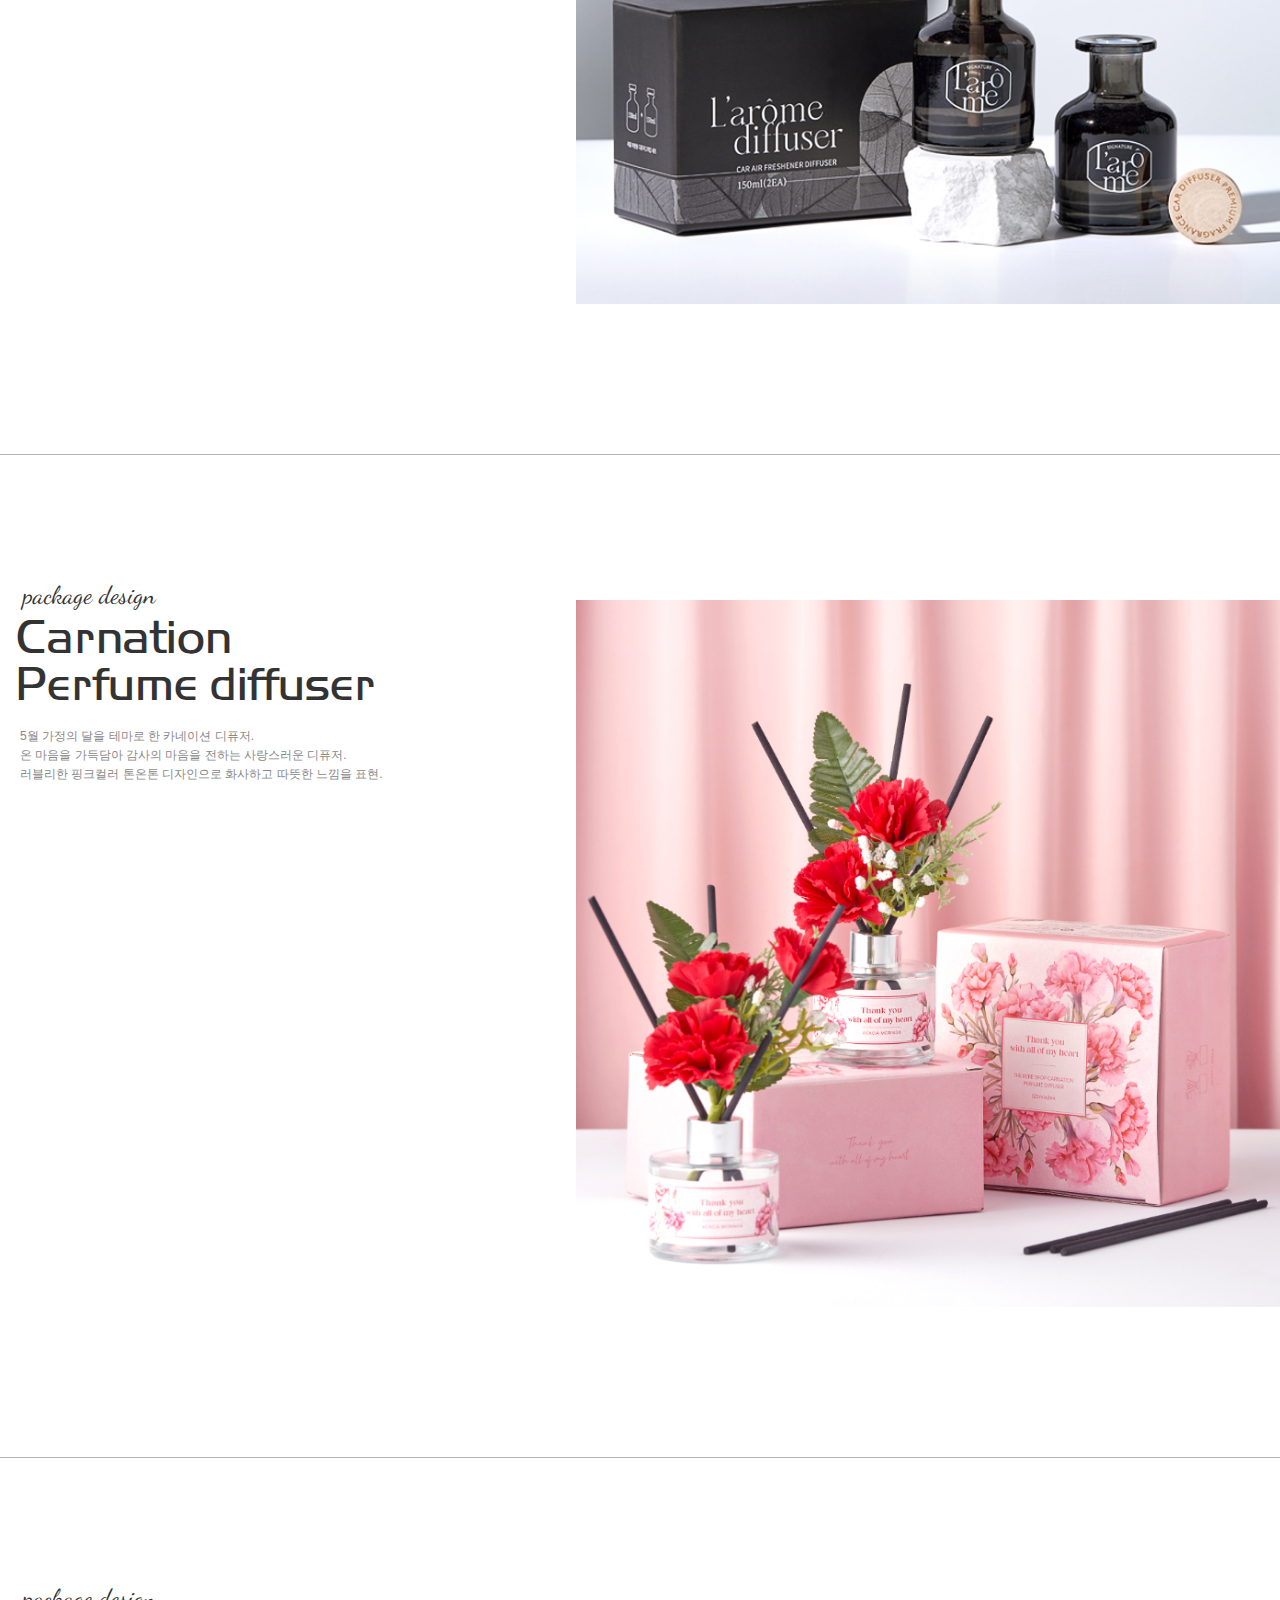
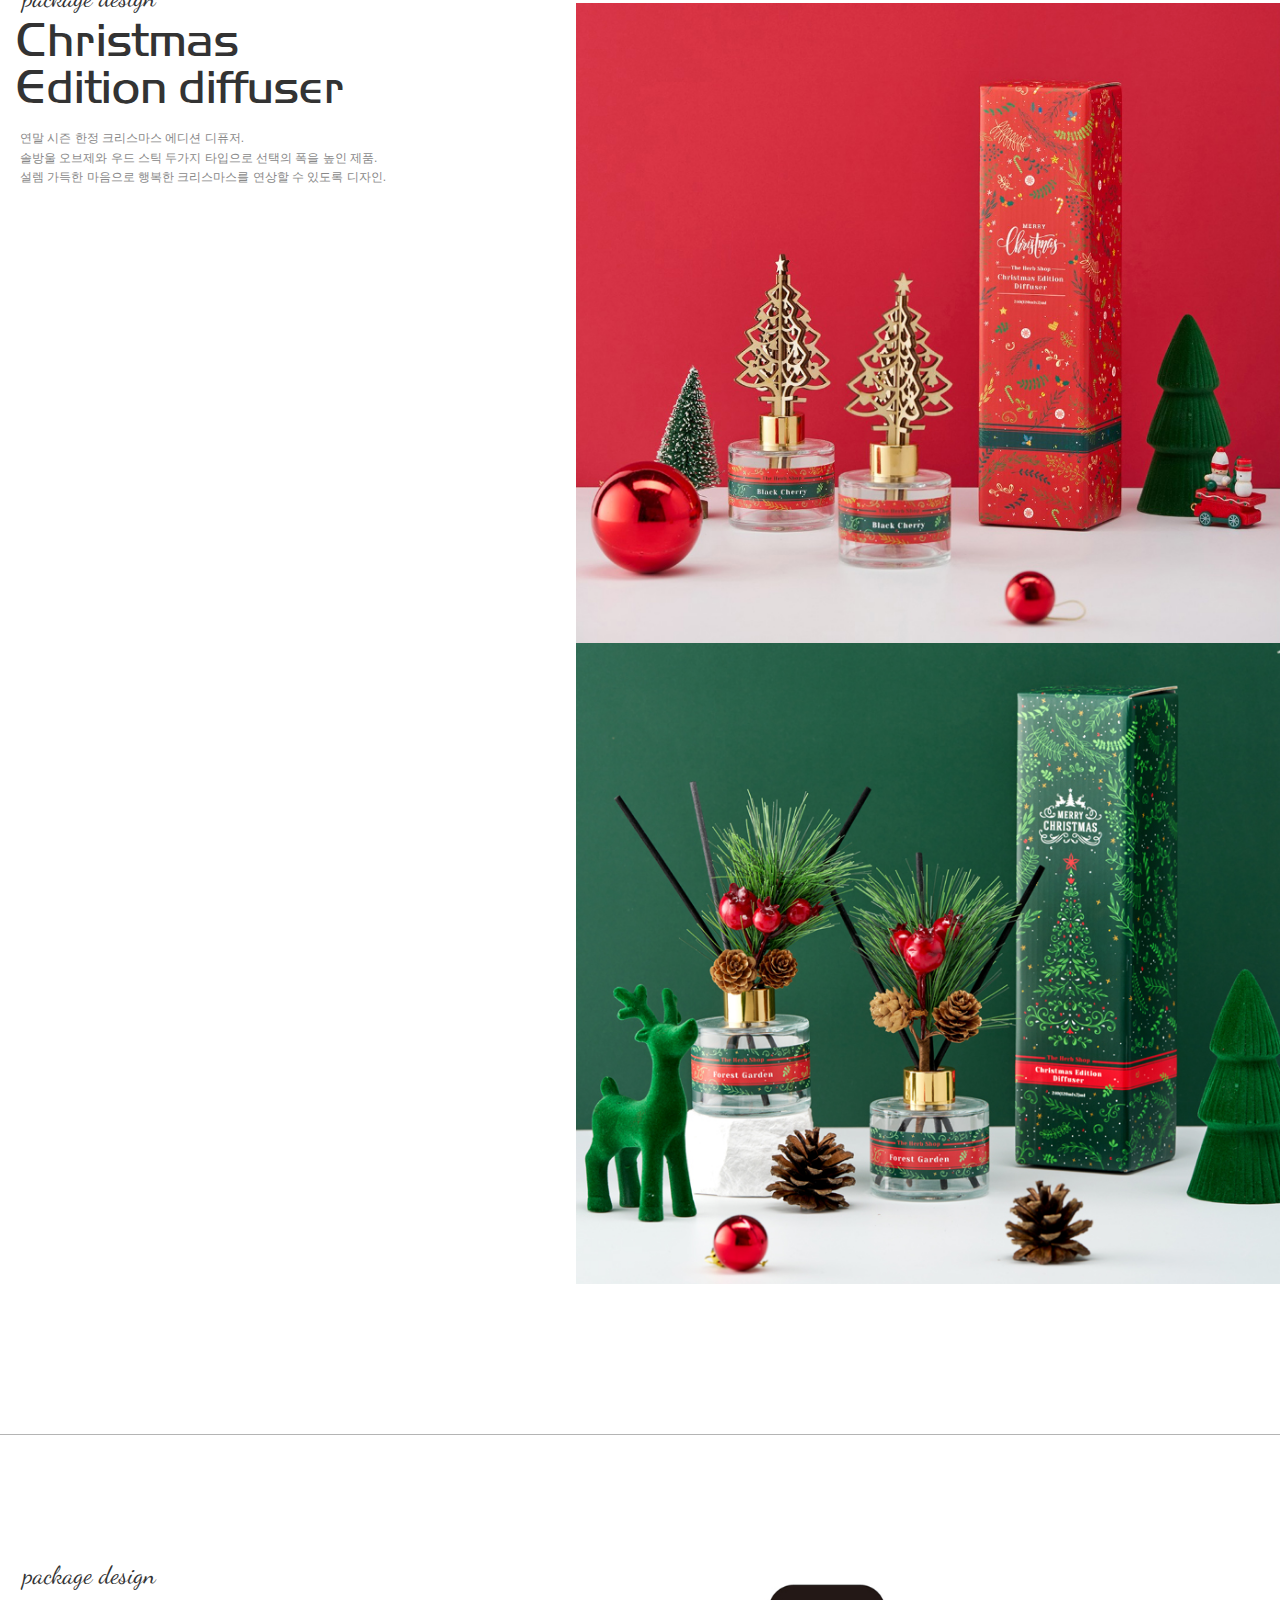
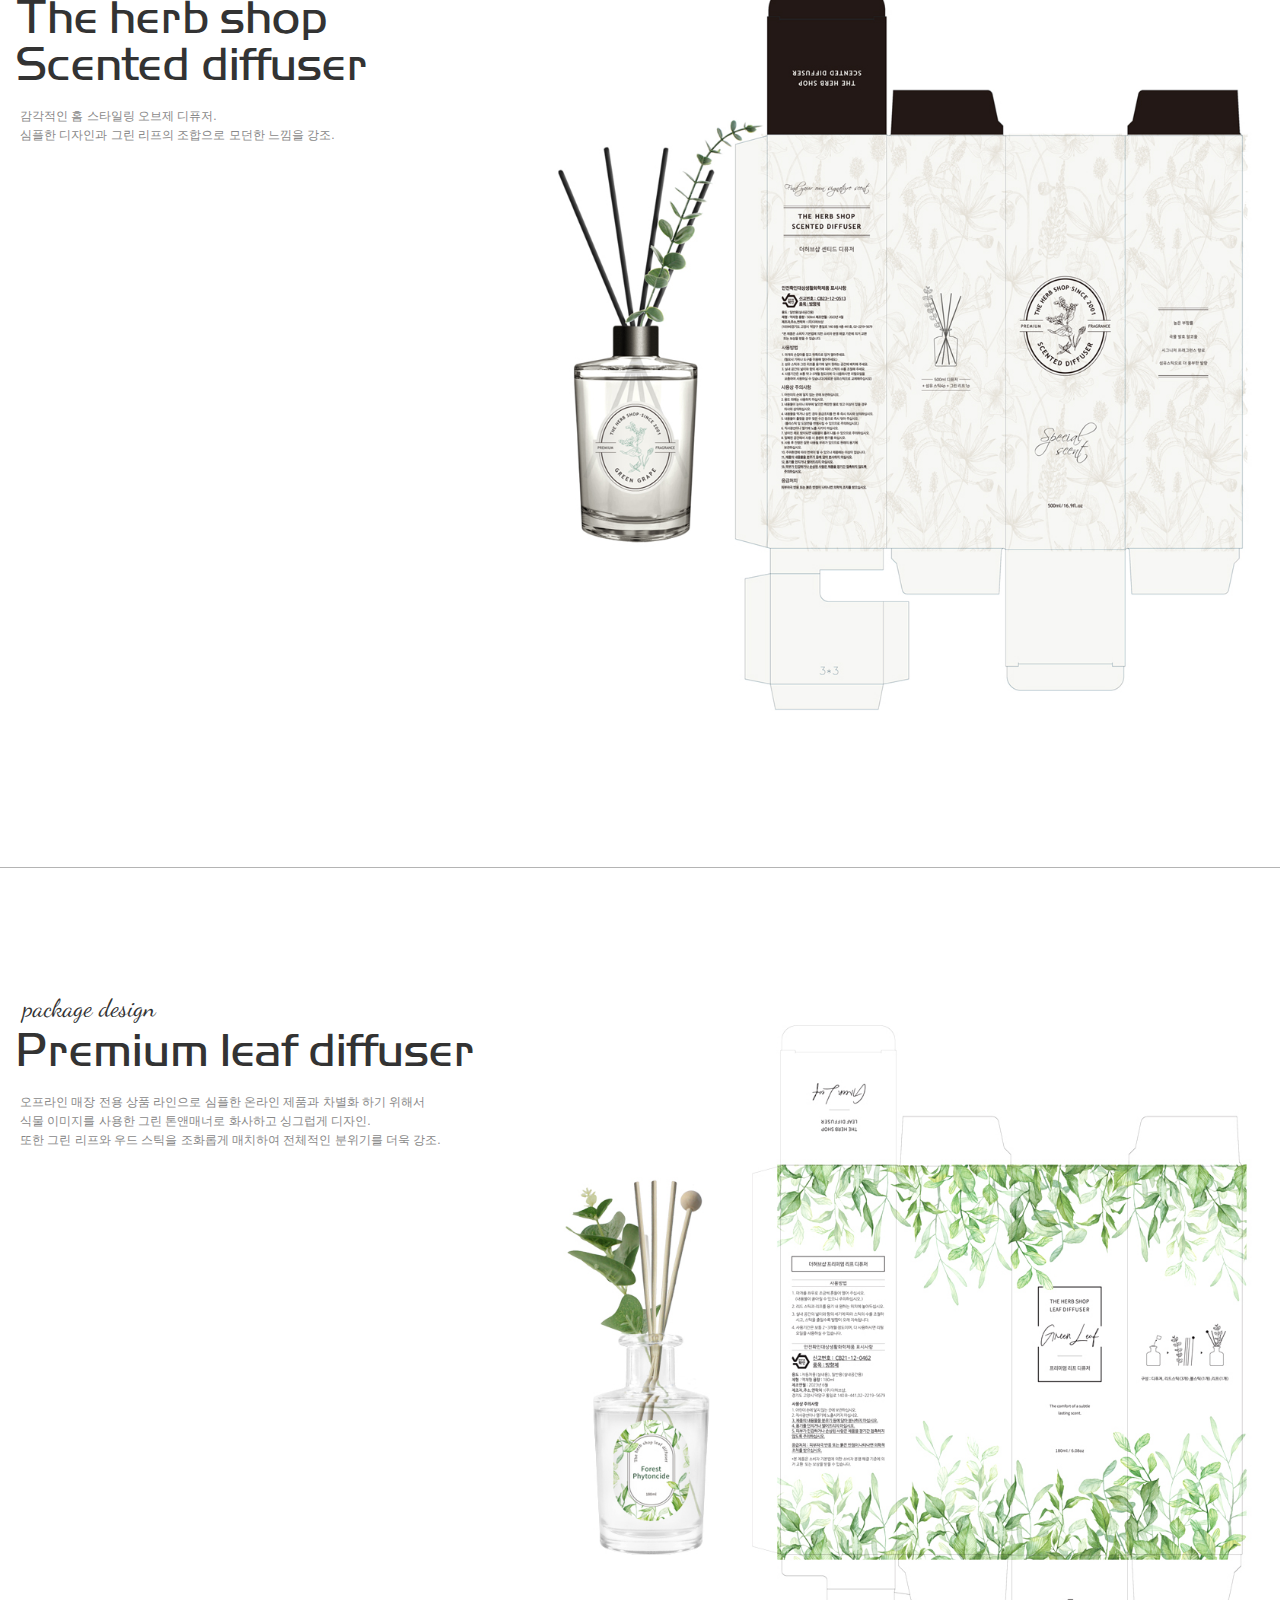
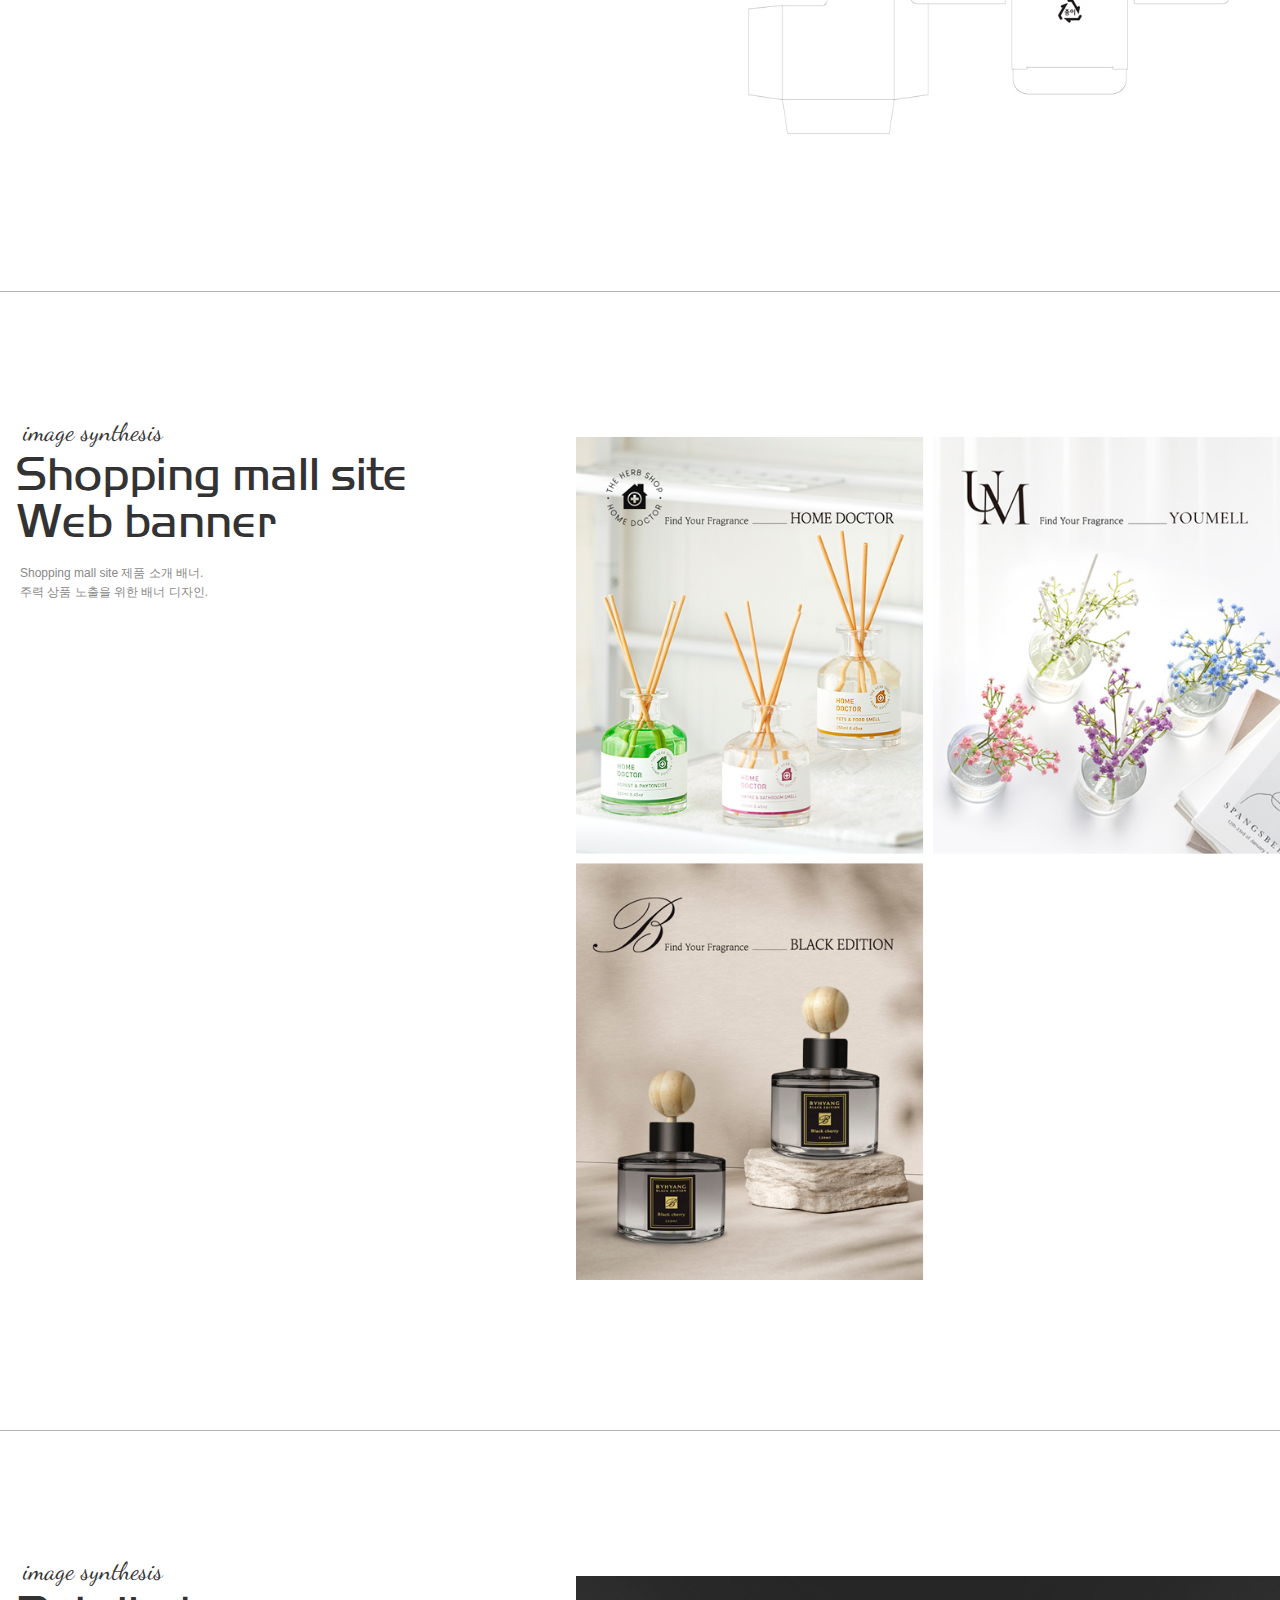
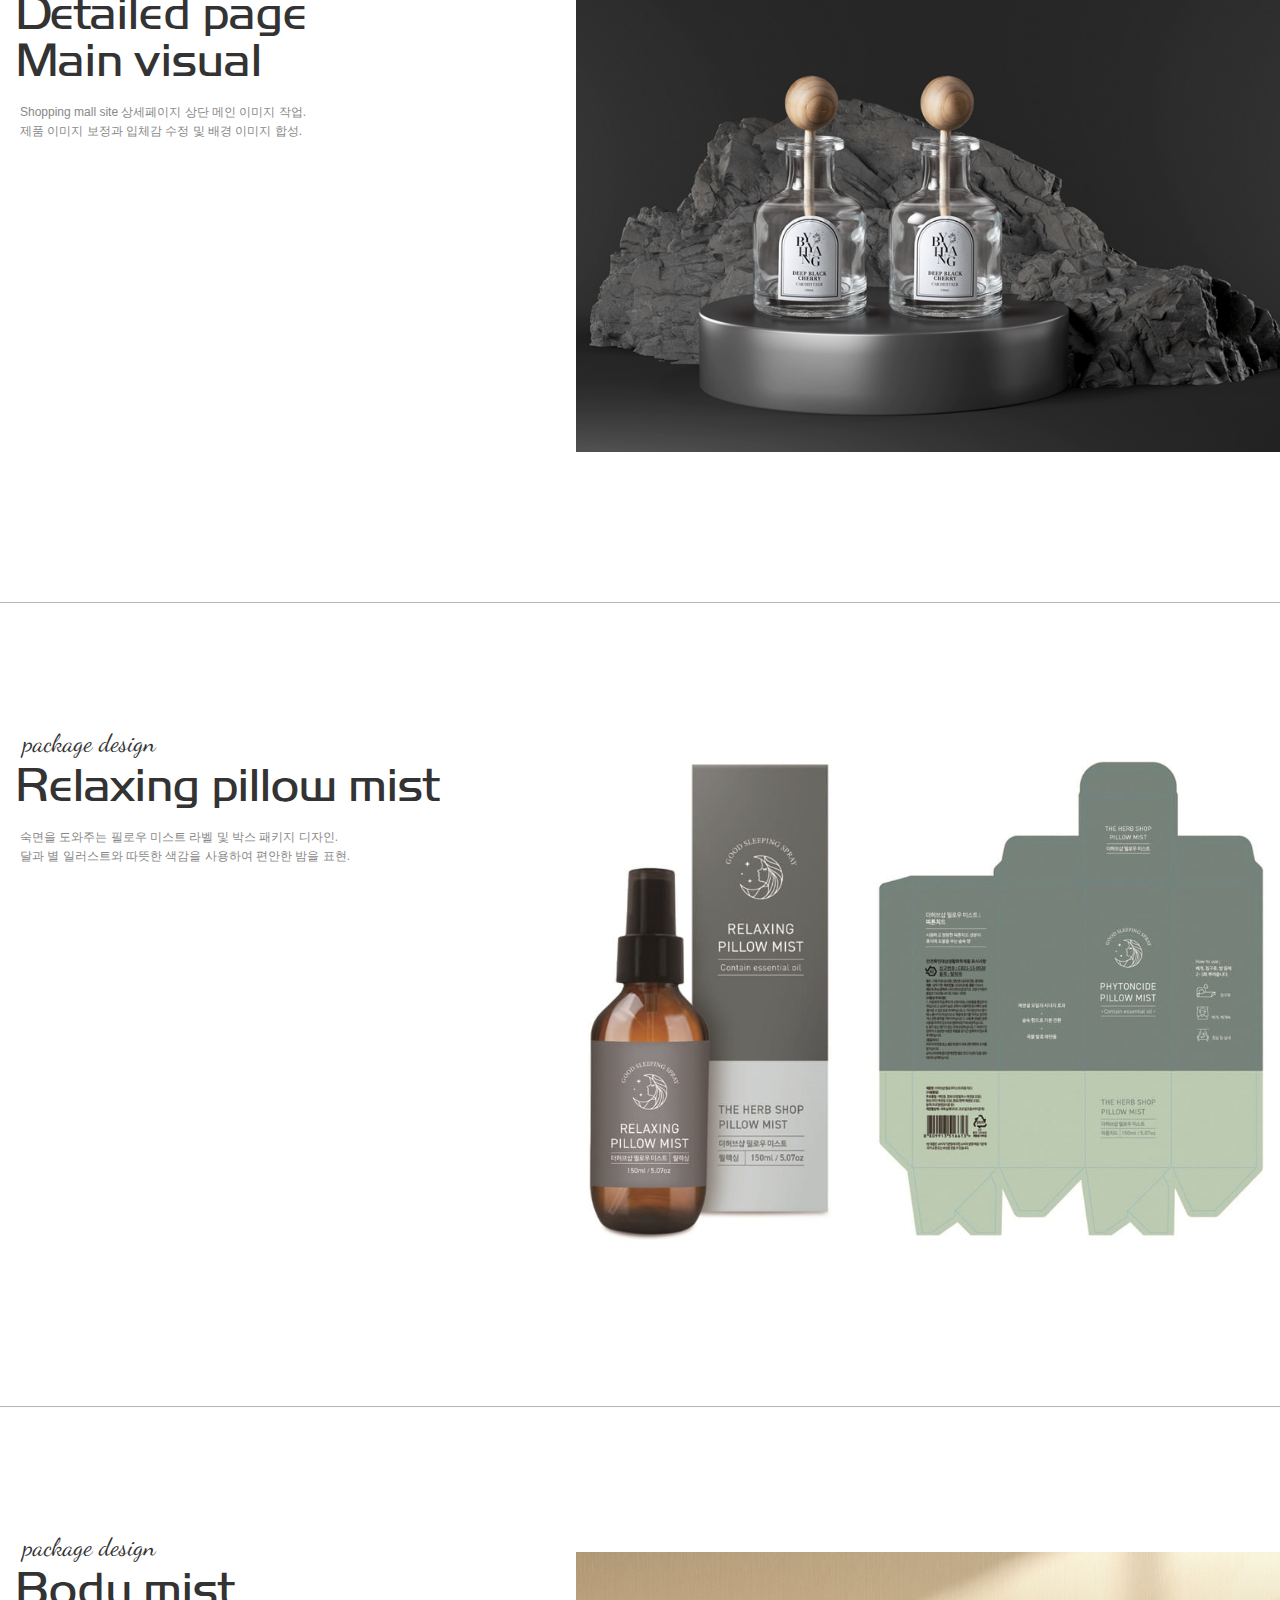
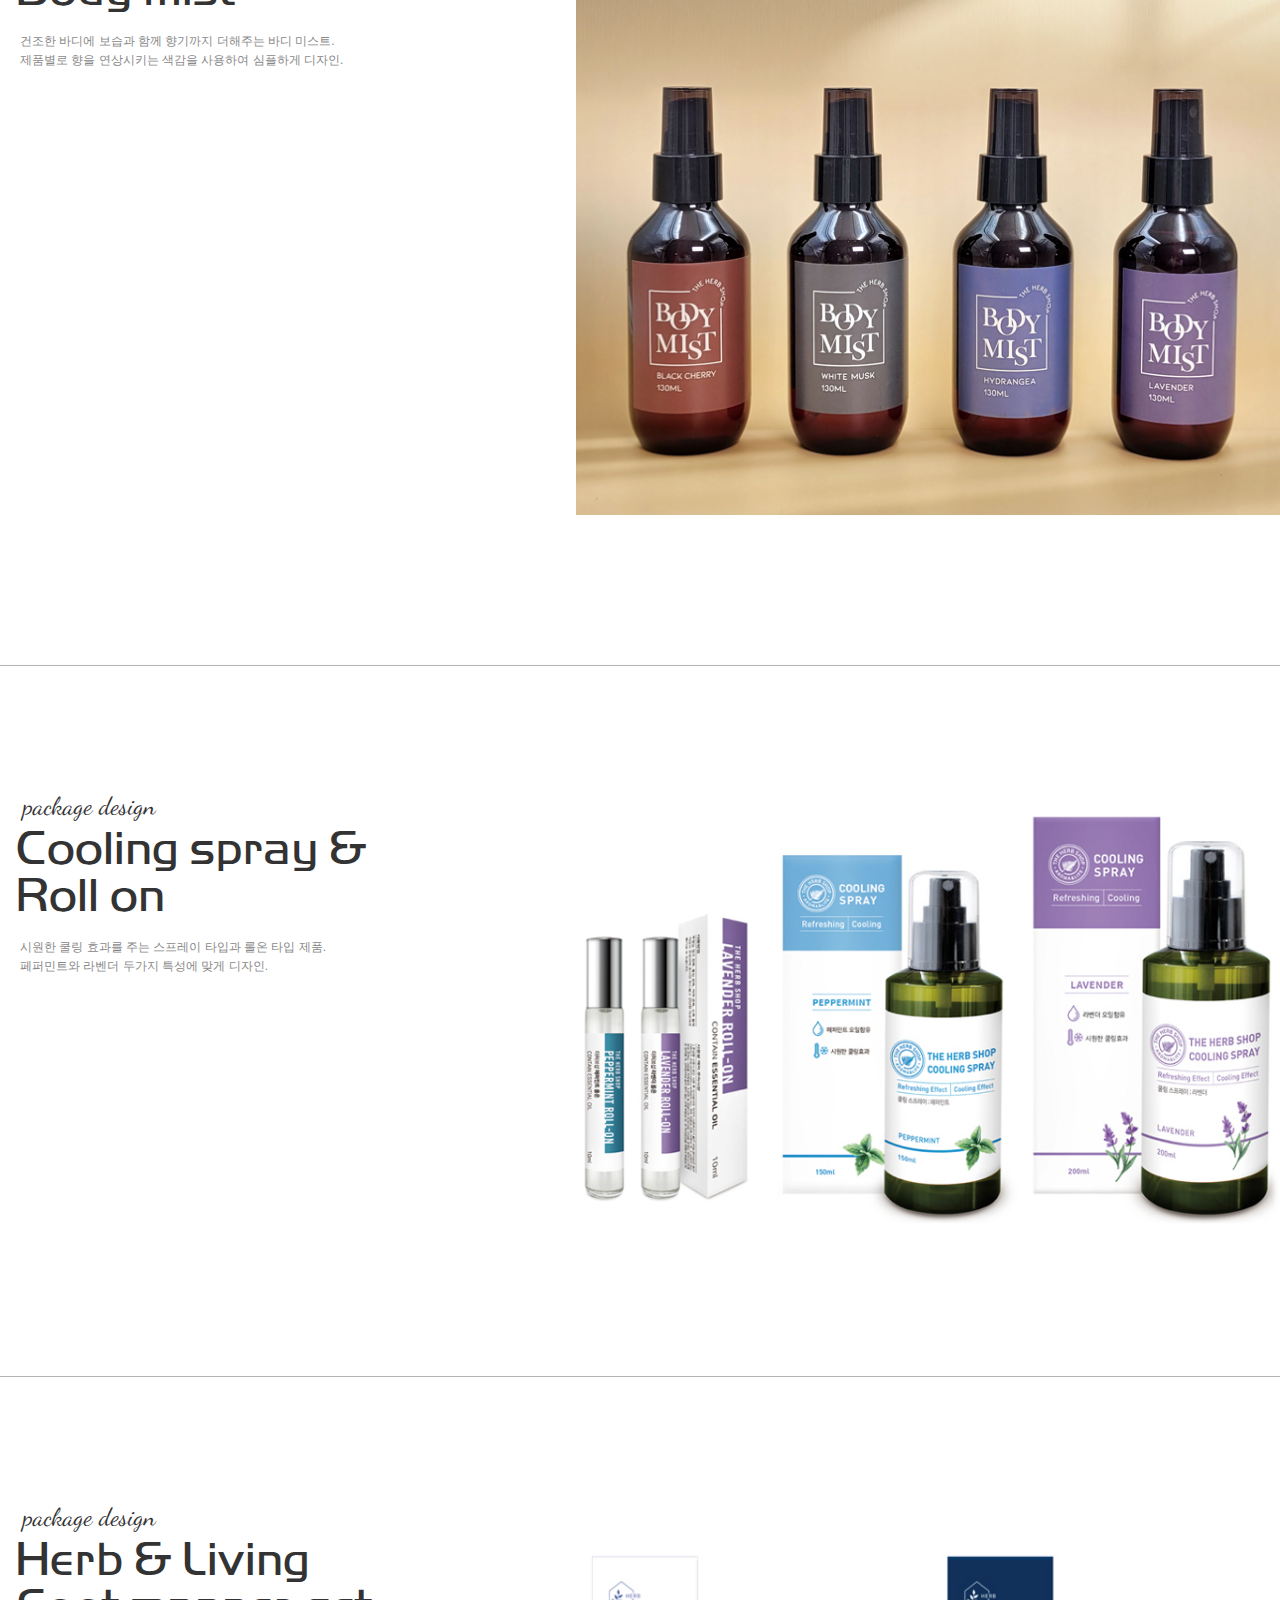
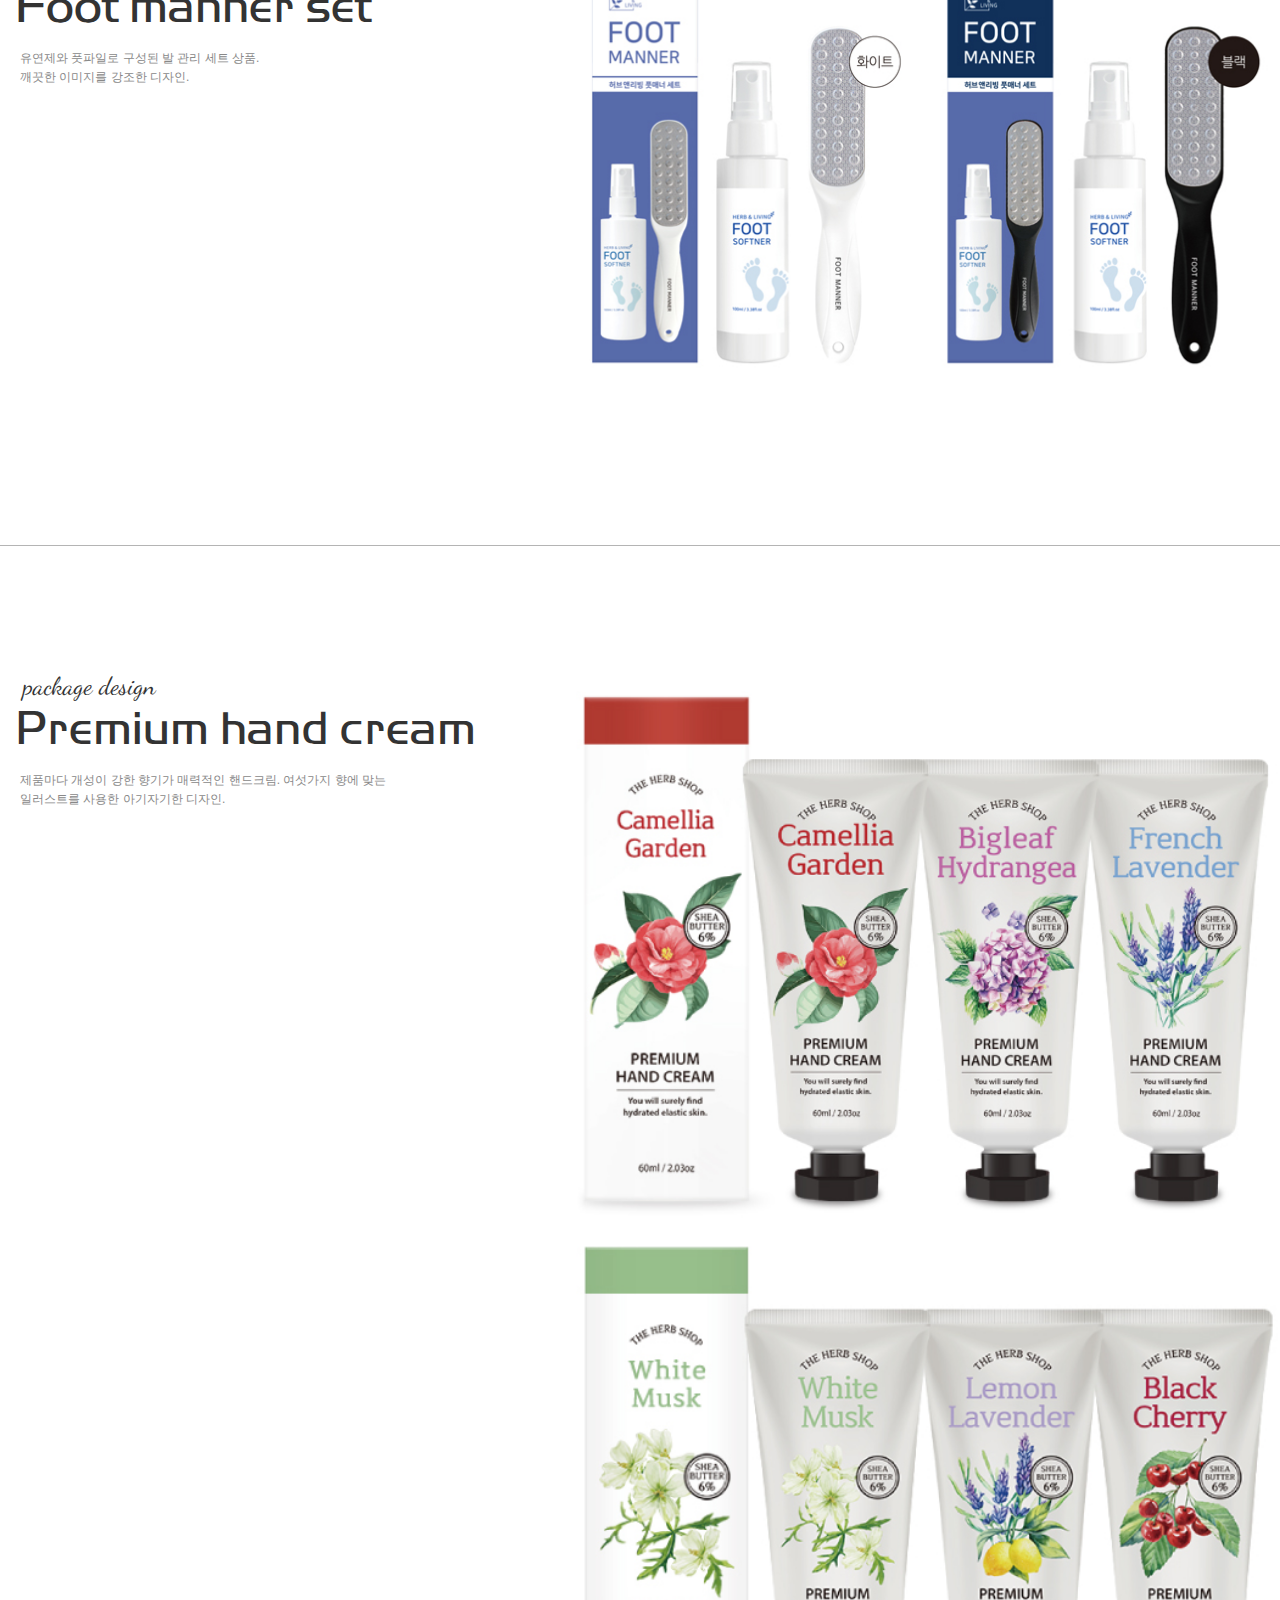
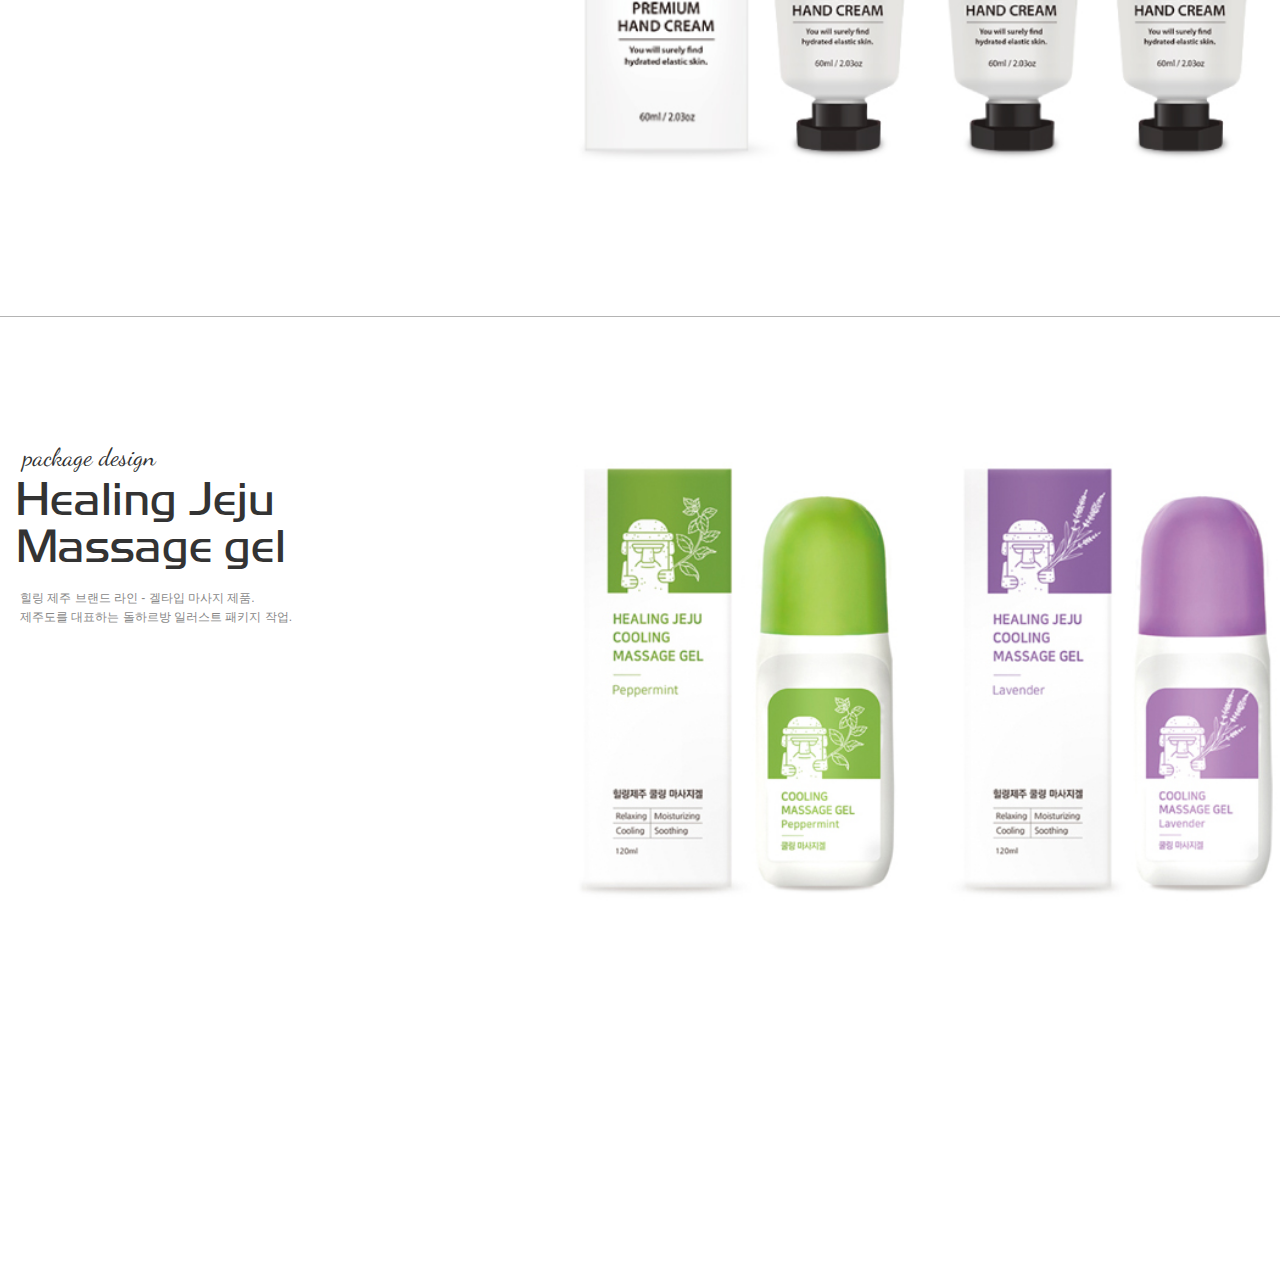
<file: package.html>
<!DOCTYPE html>
<html lang="ko">
<head>
    <meta charset="UTF-8">
    <meta name="viewport" content="width=device-width, initial-scale=1.0">
    <title>inny_portfolio</title>

    <!-- CSS 링크 -->
    <link rel="stylesheet" href="./css/style.css">
</head>
<body>
    <!-- <header>
        <div class="inner_header">
            <h1 class="logo"><a href="index.html"><img src="./img/logo.png" alt="로고"></a></h1>
            <nav class="main_menu">
                <span class="bar"></span>
                <ul class="gnb en">
                    <li><a href="index.html">Introduction</a></li>
                    <li><a href="index.html#career">Career</a></li>
                    <li><a href="index.html#portfolio">Portfolio</a></li>
                    <li><a href="index.html#foot">Contact</a></li>
                </ul>
            </nav>
        </div>
    </header> -->
    <div class="wrap">
        <!-- menu_open -->
        <div class="menu_open">
            <button class="open"><img src="./img/open-icon.png" alt="메뉴열기"></button>
            <div class="menu_wrap">
                <a href="#" class="close"><img src="./img/close.png" alt="메뉴닫기"></a>
                <a href="#" class="close en">close</a>
                <ul class="tit en animate" data-animate="motion">
                    <li><a href="index.html" target="_blank"><span><b>Introduction</b></span></a></li>
                    <li><a href="index.html#career" target="_blank"><span><b>Career</b></span></a></li>
                    <li><a href="index.html#portfolio" target="_blank"><span><b>Portfolio</b></span></a></li>
                    <li><a href="index.html#foot" target="_blank"><span><b>Contact</b></span></a></li>
                </ul>
            </div>
        </div>
        <!-- contents -->
        <section class="package">
            <div class="inner_wrap">
                <div class="box 1">
                    <div class="txt_wrap">
                        <h2 class="tit en">
                            <span class="en_s">package design</span>
                            <span>Larome home diffuser</span>
                        </h2>
                        <div class="txt">
                            <p>향의 가장 베이스가 되는 아로마를 뜻하는 라홈 브랜드의 실내용 500ml 디퓨저.<br>
                                넓은 공간을 묵직한 향기로 가득 채울 수 있는 500ml 대용량 디퓨저 컨셉에 맞추어<br>
                                심플하고 시크한 BLACK TONE & MANNER DESIGN.</p>
                        </div>
                    </div>
                    <div class="img_wrap">
                        <p class="img"><img src="./img/라홈500ml.jpg" alt="패키지1"></p>
                    </div>
                    <div class="img_wrap left">
                        <h2 class="tit_2 en">
                            <span>Larome home diffuser</span><br>
                            <span>3p gift set</span>
                        </h2>
                        <p class="img"><img src="./img/라홈500ml-3p.jpg" alt="패키지2"></p>
                    </div>
                </div>

                <div class="box 2">
                    <div class="txt_wrap">
                        <h2 class="tit en">
                            <span class="en_s">package design</span>
                            <span>Larome car diffuser</span>
                        </h2>
                        <div class="txt">
                            <p>아로마를 뜻하는 라홈 브랜드의 차량용 디퓨저.<br>
                                차 안에서 오랜 시간 동안 발향되어도 부담 없는 편안한 향을 제공하며, <br>
                                주행 중 용액이 흘러내리지 않아 안전하게 사용할 수 있는 디퓨저.</p>
                        </div>
                    </div>
                    <div class="img_wrap">
                        <p class="img"><img src="./img/라홈150ml.jpg" alt="패키지3"></p>
                    </div>
                </div>
                <div class="box 3">
                    <div class="txt_wrap">
                        <h2 class="tit en">
                            <span class="en_s">package design</span>
                            <span>Carnation </span>
                            <span>Perfume diffuser</span>
                        </h2>
                        <div class="txt">
                            <p>5월 가정의 달을 테마로 한 카네이션 디퓨저.<br>
                                온 마음을 가득담아 감사의 마음을 전하는 사랑스러운 디퓨저. <br>
                                러블리한 핑크컬러 톤온톤 디자인으로 화사하고 따뜻한 느낌을 표현.</p>
                        </div>
                    </div>
                    <div class="img_wrap">
                        <p class="img"><img src="./img/카네이션 디퓨저.jpg" alt="패키지4"></p>
                    </div>
                </div>
                <div class="box 4">
                    <div class="txt_wrap">
                        <h2 class="tit en">
                            <span class="en_s">package design</span>
                            <span>Christmas</span>
                            <span>Edition diffuser</span>
                        </h2>
                        <div class="txt">
                            <p>연말 시즌 한정 크리스마스 에디션 디퓨저.<br>
                                솔방울 오브제와 우드 스틱 두가지 타입으로 선택의 폭을 높인 제품.  <br>
                                설렘 가득한 마음으로 행복한 크리스마스를 연상할 수 있도록 디자인.</p>
                        </div>
                    </div>
                    <div class="img_wrap">
                        <p class="img"><img src="./img/크리스마스_3.jpg" alt="패키지4-1"></p>
                        <p class="img"><img src="./img/크리스마스_2.jpg" alt="패키지4-2"></p>
                    </div>
                </div>
                <div class="box 5">
                    <div class="txt_wrap">
                        <h2 class="tit en">
                            <span class="en_s">package design</span>
                            <span>The herb shop</span>
                            <span>Scented diffuser</span>
                        </h2>
                        <div class="txt">
                            <p>감각적인 홈 스타일링 오브제 디퓨저.  <br>
                                심플한 디자인과 그린 리프의 조합으로 모던한 느낌을 강조.</p>
                        </div>
                    </div>
                    <div class="img_wrap right">
                        <p class="img"><img src="./img/500ml  센티드 copy.jpg" alt="패키지5"></p>
                    </div>
                </div>
                <div class="box 6">
                    <div class="txt_wrap">
                        <h2 class="tit en">
                            <span class="en_s">package design</span>
                            <span>Premium leaf diffuser</span>
                        </h2>
                        <div class="txt">
                            <p>오프라인 매장 전용 상품 라인으로 심플한 온라인 제품과 차별화 하기 위해서<br>
                                식물 이미지를 사용한 그린 톤앤매너로 화사하고 싱그럽게 디자인.<br>
                                또한 그린 리프와 우드 스틱을 조화롭게 매치하여 전체적인 분위기를 더욱 강조.</p>
                        </div>
                    </div>
                    <div class="img_wrap right">
                        <p class="img"><img src="./img/180ml 리드 디퓨져(오프라인).jpg" alt="패키지6"></p>
                    </div>
                </div>
                <div class="box 7">
                    <div class="txt_wrap">
                        <h2 class="tit en">
                            <span class="en_s">image synthesis</span>
                            <span>Shopping mall site</span>
                            <span>Web banner</span>
                        </h2>
                        <div class="txt">
                            <p>Shopping mall site 제품 소개 배너.<br>
                                주력 상품 노출을 위한 배너 디자인.</p>
                        </div>
                    </div>
                    <div class="img_wrap">                        
                        <p class="img"><img src="./img/메인 상품 배너 영역.jpg" alt="합성"></p>
                    </div>
                </div>
                <div class="box 8">
                    <div class="txt_wrap">
                        <h2 class="tit en">
                            <span class="en_s">image synthesis</span>
                            <span>Detailed page</span>
                            <span>Main visual</span>
                        </h2>
                        <div class="txt">
                            <p>Shopping mall site 상세페이지 상단 메인 이미지 작업.<br>
                                제품 이미지 보정과 입체감 수정 및 배경 이미지 합성.</p>
                        </div>
                    </div>
                    <div class="img_wrap">                        
                        <p class="img"><img src="./img/150ml바이향카디퓨저2p합성_1.jpg" alt="합성"></p>
                    </div>
                </div>
                <div class="box 9">
                    <div class="txt_wrap">
                        <h2 class="tit en">
                            <span class="en_s">package design</span>
                            <span>Relaxing pillow mist</span>
                        </h2>
                        <div class="txt">
                            <p>숙면을 도와주는 필로우 미스트 라벨 및 박스 패키지 디자인.<br>
                                달과 별 일러스트와 따뜻한 색감을 사용하여 편안한 밤을 표현.</p>
                        </div>
                    </div>
                    <div class="img_wrap">                        
                        <p class="img"><img src="./img/필로우미스트 150ml_목업.jpg" alt="필로우미스트"></p>
                    </div>
                </div>
                <div class="box 10">
                    <div class="txt_wrap">
                        <h2 class="tit en">
                            <span class="en_s">package design</span>
                            <span>Body mist</span>
                        </h2>
                        <div class="txt">
                            <p>건조한 바디에 보습과 함께 향기까지 더해주는 바디 미스트.<br>
                                제품별로 향을 연상시키는 색감을 사용하여 심플하게 디자인.</p>
                        </div>
                    </div>
                    <div class="img_wrap">                        
                        <p class="img"><img src="./img/130ml 바디미스트 .jpg" alt="바디미스트"></p>
                    </div>
                </div>
                <div class="box 11">
                    <div class="txt_wrap">
                        <h2 class="tit en">
                            <span class="en_s">package design</span>
                            <span>Cooling spray &</span>
                            <span>Roll on</span>
                        </h2>
                        <div class="txt">
                            <p>시원한 쿨링 효과를 주는 스프레이 타입과 롤온 타입 제품.<br>
                                페퍼민트와 라벤더 두가지 특성에 맞게 디자인.</p>
                        </div>
                    </div>
                    <div class="img_wrap">                        
                        <p class="img"><img src="./img/쿨링.jpg" alt="쿨링1"></p>
                    </div>
                </div>
                <div class="box 12">
                    <div class="txt_wrap">
                        <h2 class="tit en">
                            <span class="en_s">package design</span>
                            <span>Herb & Living</span>
                            <span>Foot manner set</span>
                        </h2>
                        <div class="txt">
                            <p>유연제와 풋파일로 구성된 발 관리 세트 상품.<br>
                                깨끗한 이미지를 강조한 디자인.</p>
                        </div>
                    </div>
                    <div class="img_wrap">                        
                        <p class="img"><img src="./img/풋매너.jpg" alt="풋매너"></p>
                    </div>
                </div>
                <div class="box 13">
                    <div class="txt_wrap">
                        <h2 class="tit en">
                            <span class="en_s">package design</span>
                            <span>Premium hand cream</span>
                        </h2>
                        <div class="txt">
                            <p>제품마다 개성이 강한 향기가 매력적인 핸드크림. 여섯가지 향에 맞는<br>
                                일러스트를 사용한 아기자기한 디자인.</p>
                        </div>
                    </div>
                    <div class="img_wrap r">                        
                        <p class="img"><img src="./img/핸드크림.jpg" alt="핸드크림"></p>
                    </div>
                </div>
                <div class="box last">
                    <div class="txt_wrap">
                        <h2 class="tit en">
                            <span class="en_s">package design</span>
                            <span>Healing Jeju</span>
                            <span>Massage gel</span>
                        </h2>
                        <div class="txt">
                            <p>힐링 제주 브랜드 라인 - 겔타입 마사지 제품.<br>
                                제주도를 대표하는 돌하르방 일러스트 패키지 작업.</p>
                        </div>
                    </div>
                    <div class="img_wrap r">                        
                        <p class="img"><img src="./img/마사지겔.jpg" alt="마사지겔"></p>
                    </div>
                </div>
            </div>
        </section>
    </div>

    <!-- script 링크 -->
    <script src="./js/jquery-3.3.1.min.js"></script>
    <script src="./js/scrolla.jquery.min.js"></script>
    <script src="./js/script.js"></script>

</body>
</html>
</file>
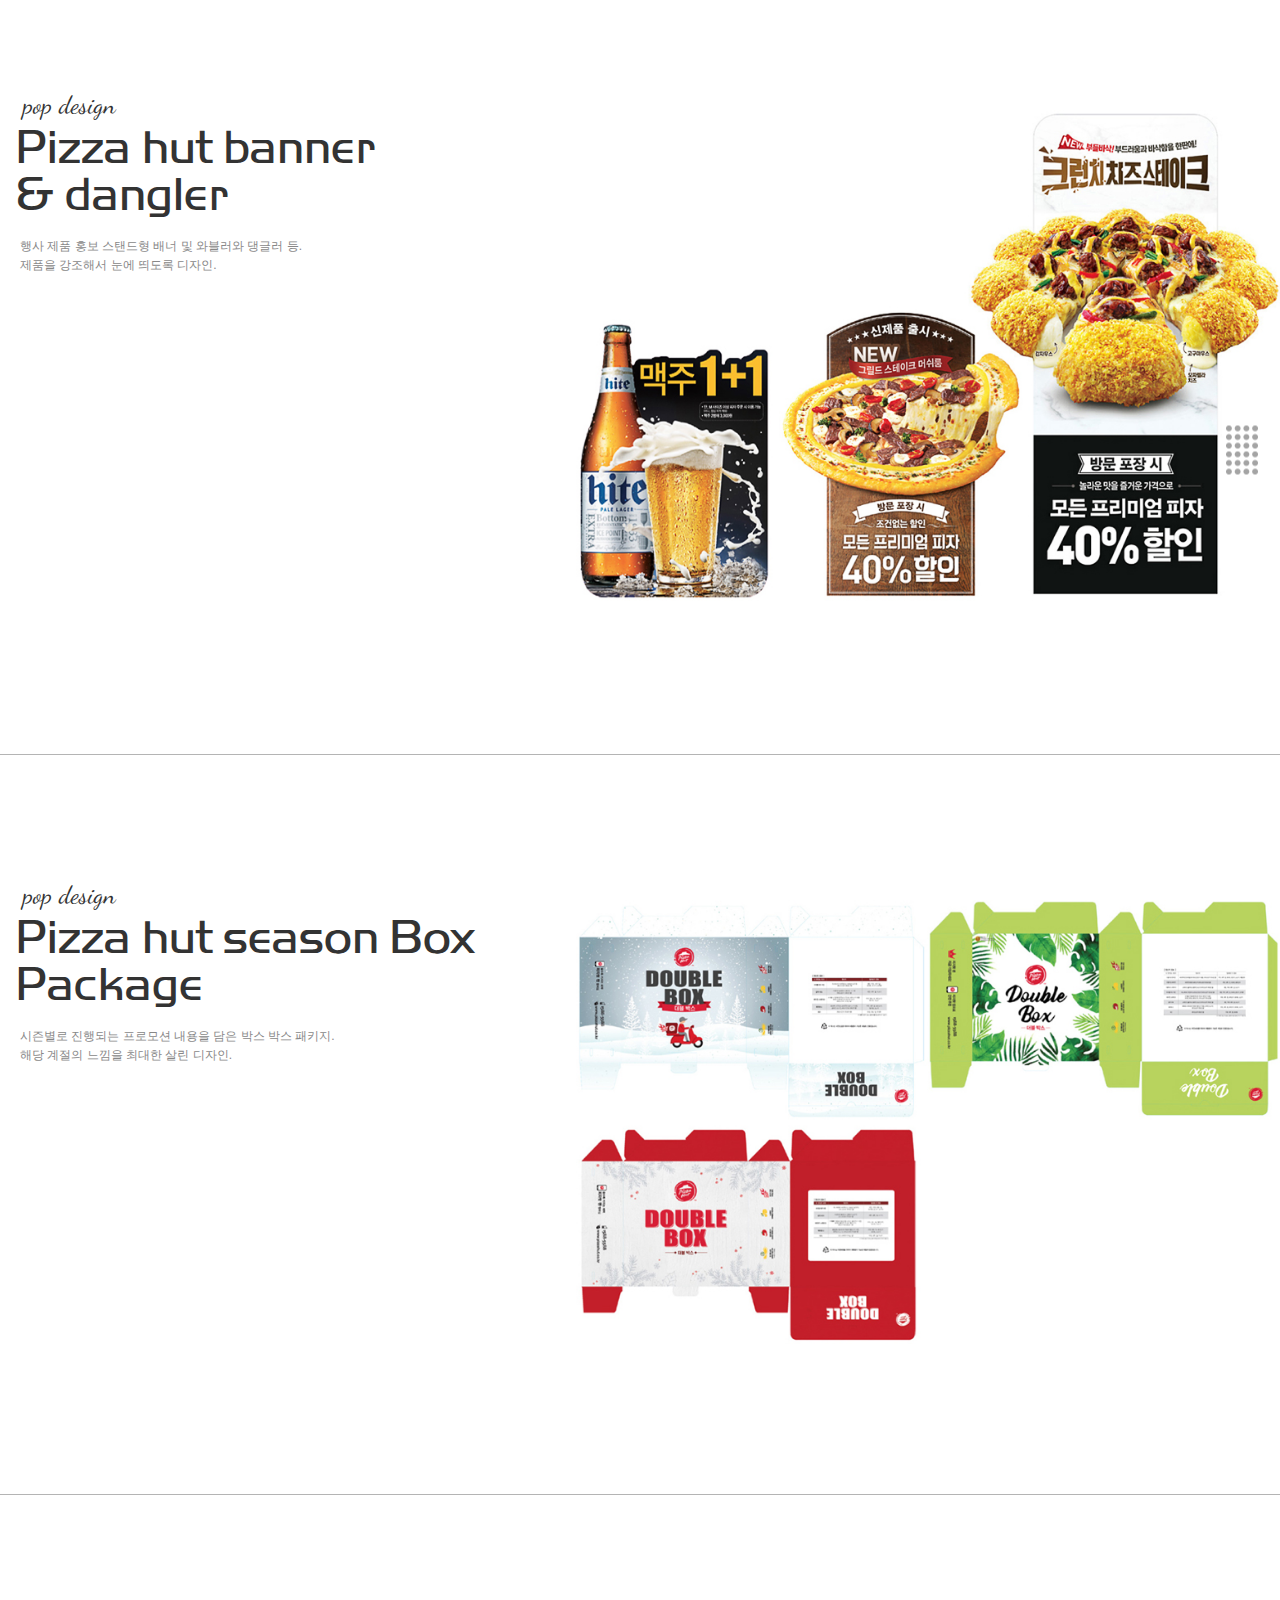
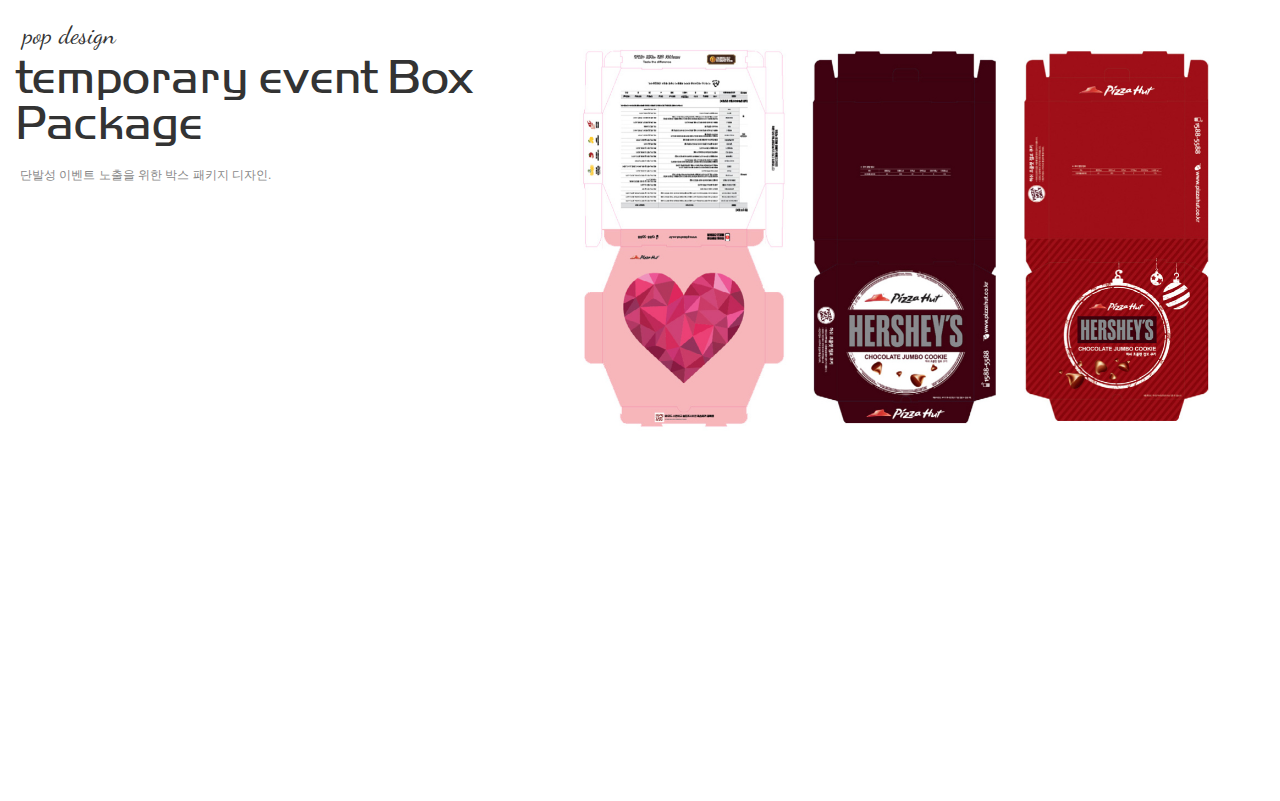
<file: pop.html>
<!DOCTYPE html>
<html lang="ko">
<head>
    <meta charset="UTF-8">
    <meta name="viewport" content="width=device-width, initial-scale=1.0">
    <title>inny_portfolio</title>

    <!-- CSS 링크 -->
    <link rel="stylesheet" href="./css/style.css">
</head>
<body>
    <!-- <header>
        <div class="inner_header">
            <h1 class="logo"><a href="index.html"><img src="./img/logo.png" alt="로고"></a></h1>
            <nav class="main_menu">
                <span class="bar"></span>
                <ul class="gnb en">
                    <li><a href="index.html">Introduction</a></li>
                    <li><a href="index.html#career">Career</a></li>
                    <li><a href="index.html#portfolio">Portfolio</a></li>
                    <li><a href="index.html#foot">Contact</a></li>
                </ul>
            </nav>
        </div>
    </header> -->
    <div class="wrap">
        <!-- menu_open -->
        <div class="menu_open">
            <button class="open"><img src="./img/open-icon.png" alt="메뉴열기"></button>
            <div class="menu_wrap">
                <a href="#" class="close"><img src="./img/close.png" alt="메뉴닫기"></a>
                <a href="#" class="close en">close</a>
                <ul class="tit en animate" data-animate="motion">
                    <li><a href="index.html" target="_blank"><span><b>Introduction</b></span></a></li>
                    <li><a href="index.html#career" target="_blank"><span><b>Career</b></span></a></li>
                    <li><a href="index.html#portfolio" target="_blank"><span><b>Portfolio</b></span></a></li>
                    <li><a href="index.html#foot" target="_blank"><span><b>Contact</b></span></a></li>
                </ul>
            </div>
        </div>
        <!-- contents -->
        <section class="pop">
            <div class="inner_wrap">

                <div class="box 1">
                    <div class="txt_wrap">
                        <h2 class="tit en">
                            <span class="en_s">pop design</span>
                            <span>Pizza hut banner</span>
                            <span>& dangler</span>
                        </h2>
                        <div class="txt">
                            <p>행사 제품 홍보 스탠드형 배너 및 와블러와 댕글러 등.<br>
                                제품을 강조해서 눈에 띄도록 디자인.</p>
                        </div>
                    </div>
                    <div class="img_wrap levis">
                        <p class="img"><img src="./img/피자헛 pop 2.jpg" alt="피자헛pop"></p>
                    </div>
                </div>

                <div class="box 2">
                    <div class="txt_wrap">
                        <h2 class="tit en">
                            <span class="en_s">pop design</span>
                            <span>Pizza hut season Box</span>
                            <span>Package</span>
                        </h2>
                        <div class="txt">
                            <p>시즌별로 진행되는 프로모션 내용을 담은 박스 박스 패키지.<br>
                                해당 계절의 느낌을 최대한 살린 디자인.</p>
                        </div>
                    </div>
                    <div class="img_wrap">                        
                        <p class="img"><img src="./img/피자헛 박스1.jpg" alt="피자헛 박스1"></p>
                    </div>
                </div>

                <div class="box last">
                    <div class="txt_wrap">
                        <h2 class="tit en">
                            <span class="en_s">pop design</span>
                            <span>temporary event Box</span>
                            <span>Package</span>
                        </h2>
                        <div class="txt">
                            <p>단발성 이벤트 노출을 위한 박스 패키지 디자인.</p>
                        </div>
                    </div>
                    <div class="img_wrap">                        
                        <p class="img"><img src="./img/피자헛 박스3.jpg" alt="피자헛 박스2"></p>
                    </div>
                </div>
            </div>
        </section>
    </div>

    <!-- script 링크 -->
    <script src="./js/jquery-3.3.1.min.js"></script>
    <script src="./js/scrolla.jquery.min.js"></script>
    <script src="./js/script.js"></script>

</body>
</html>
</file>
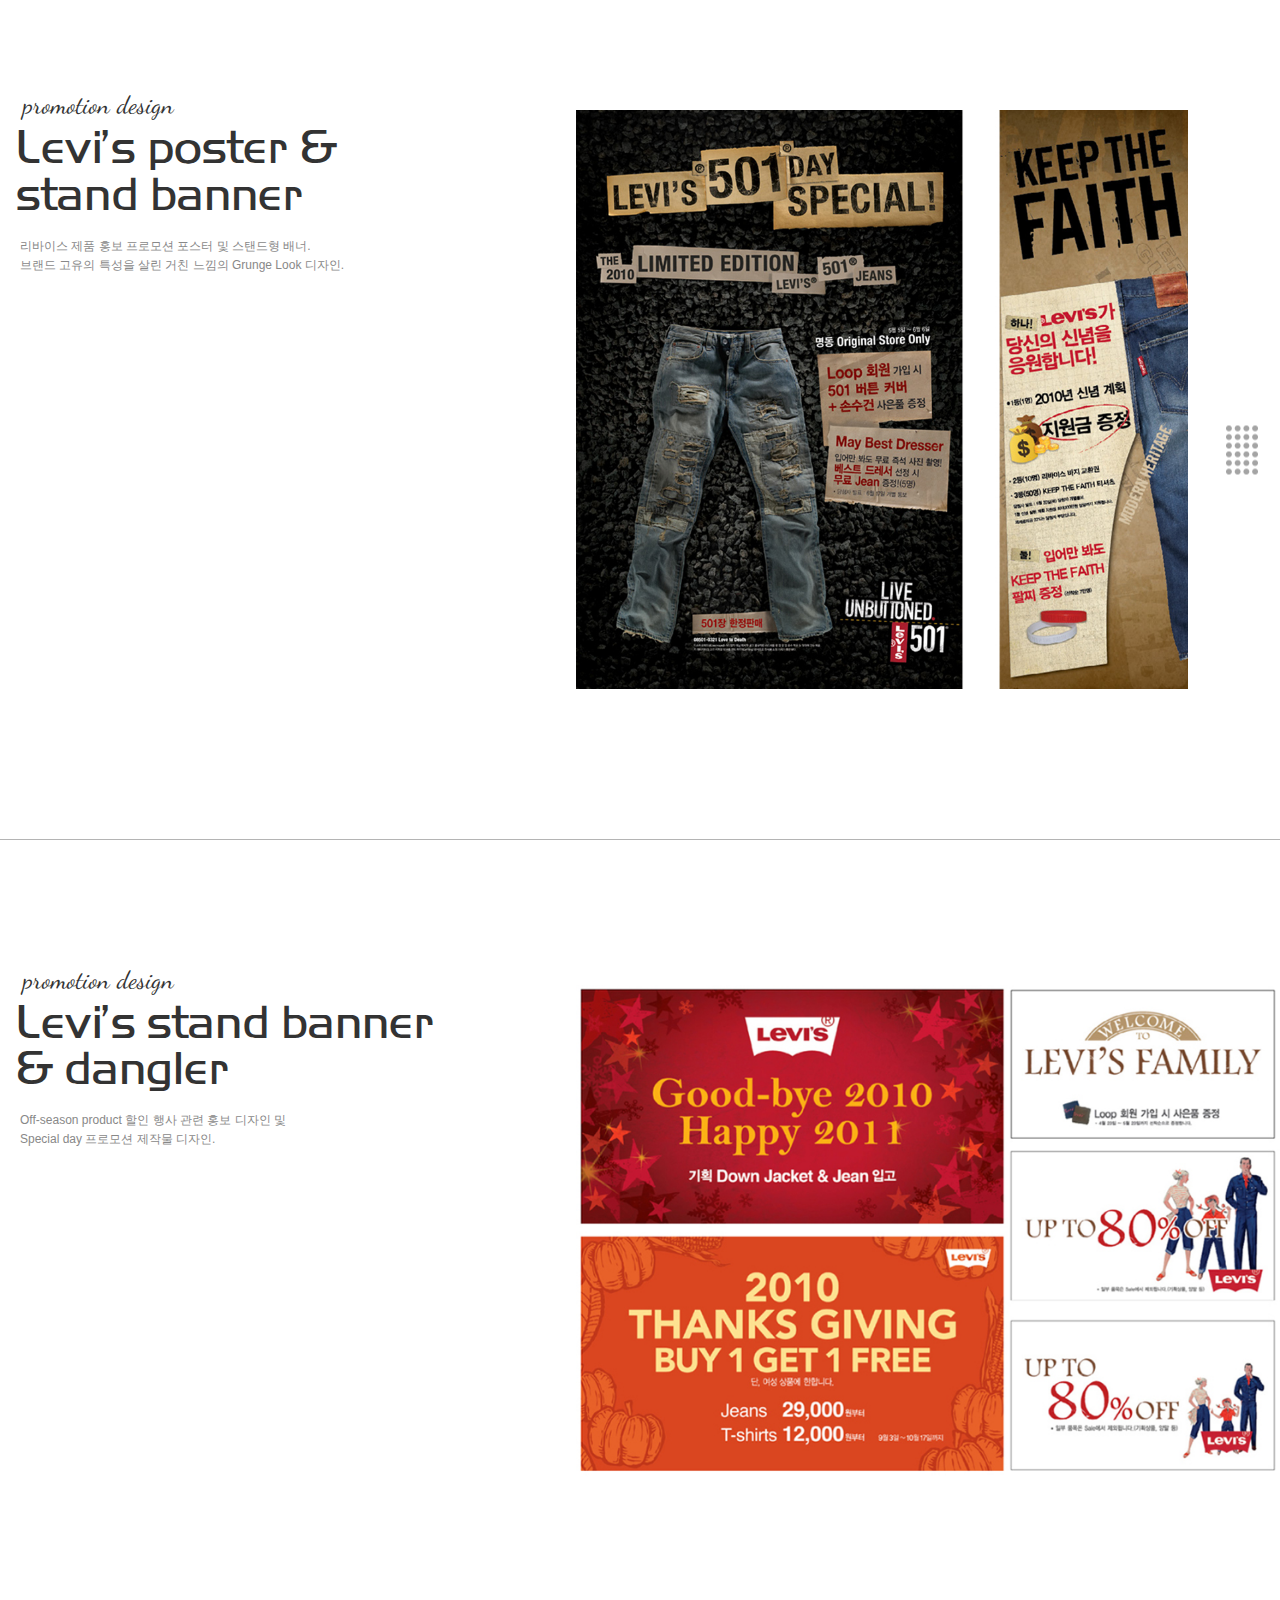
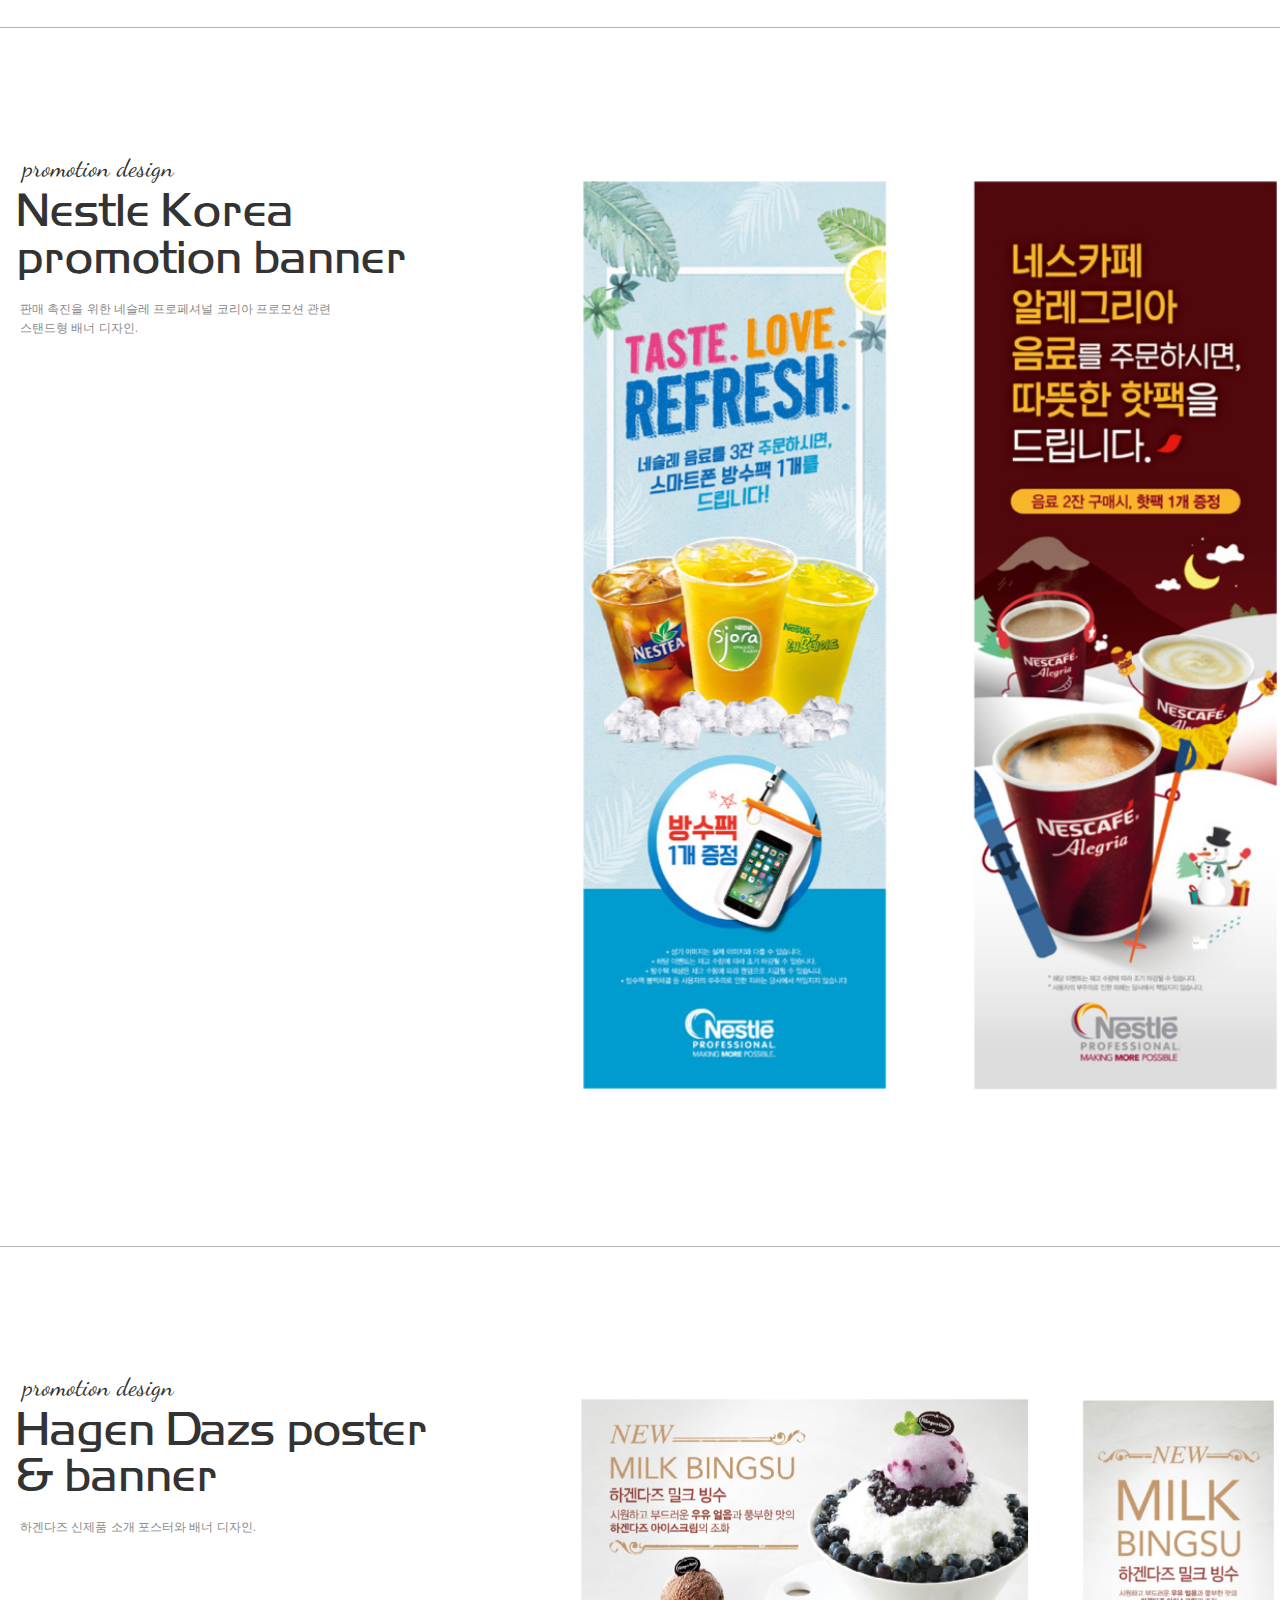
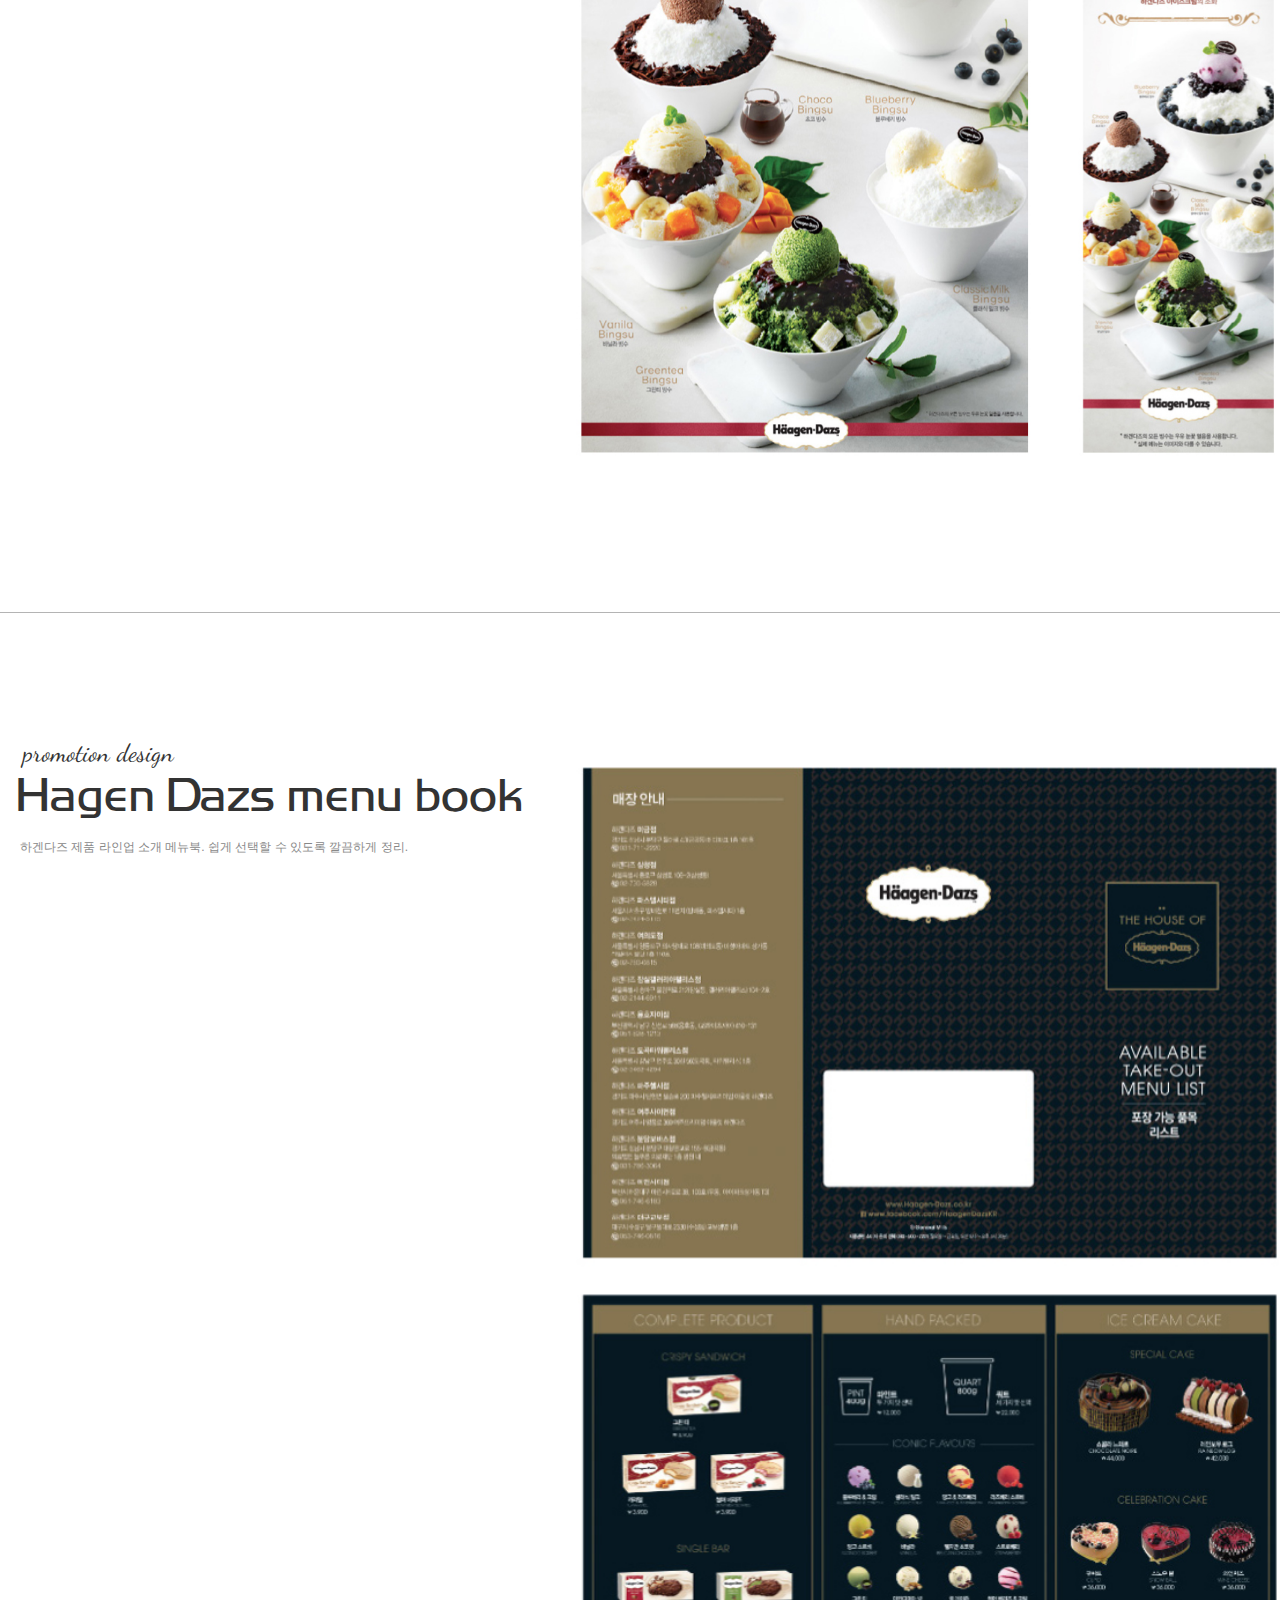
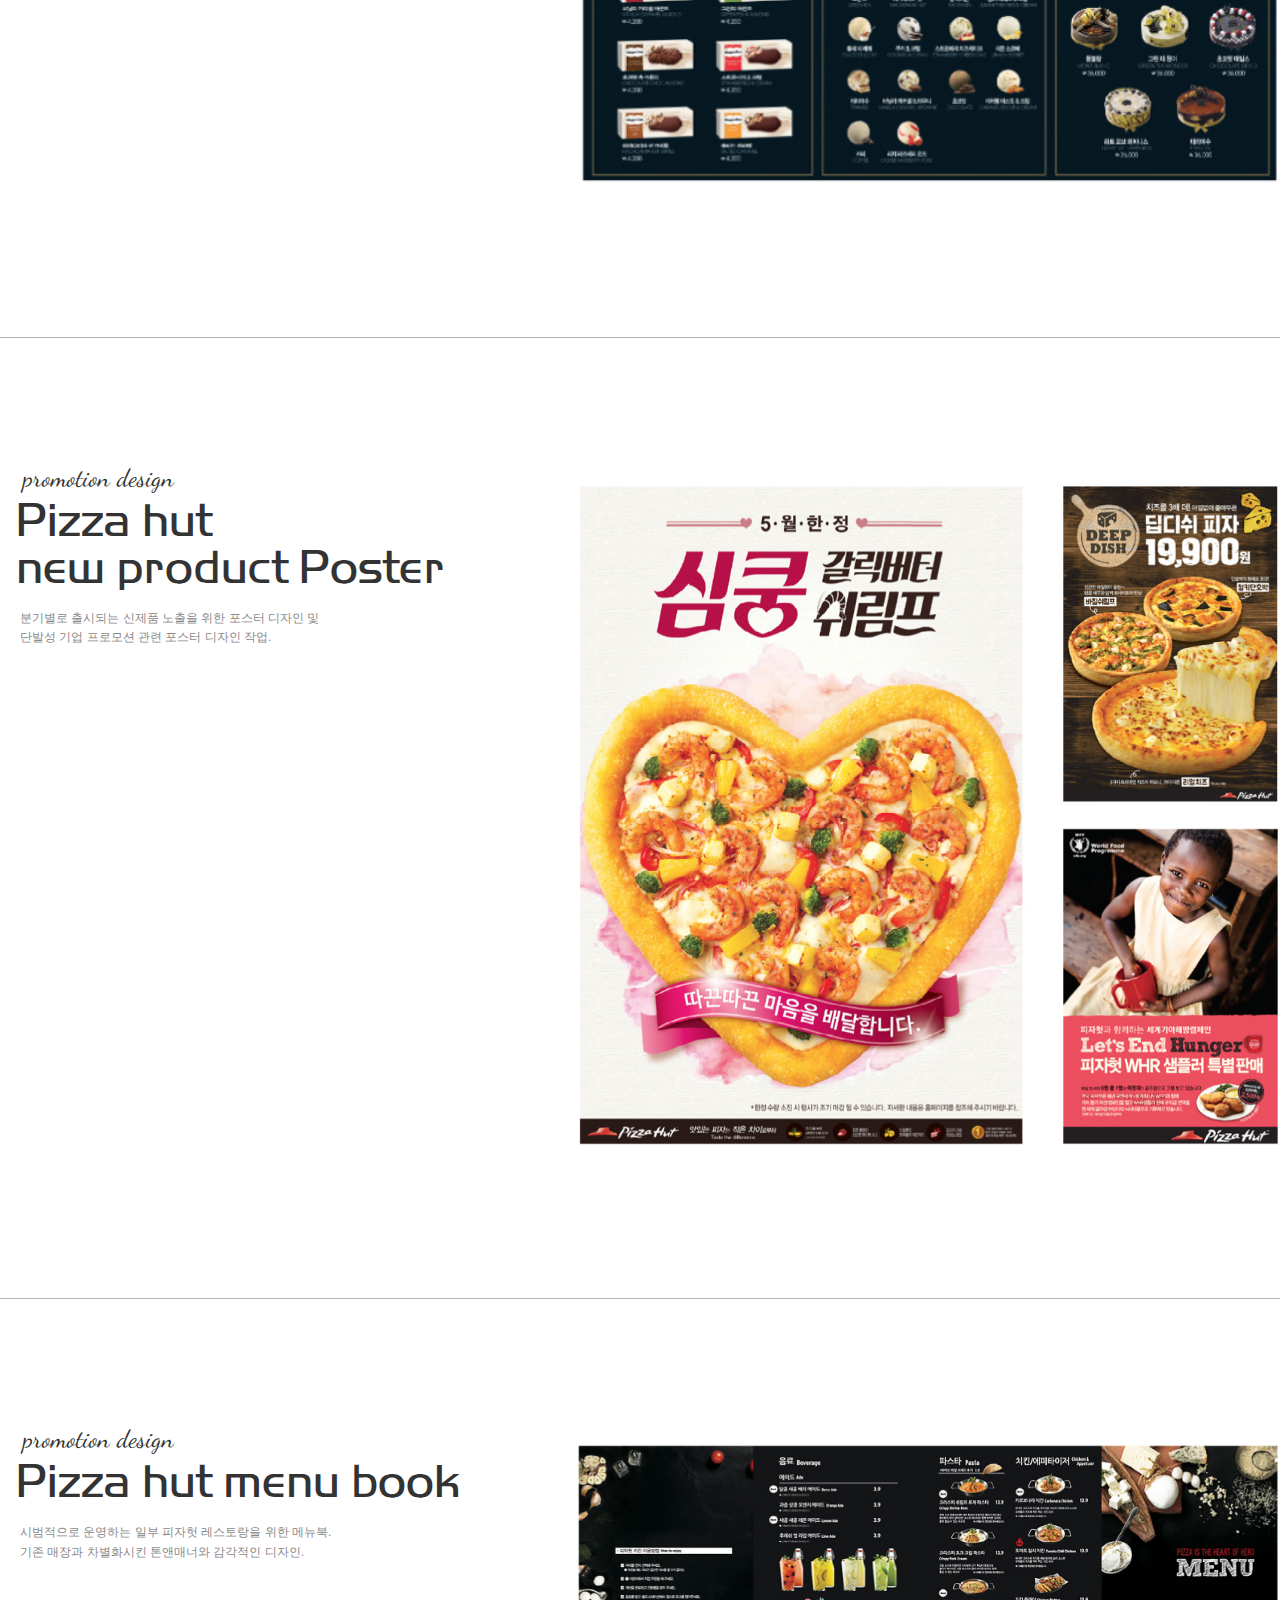
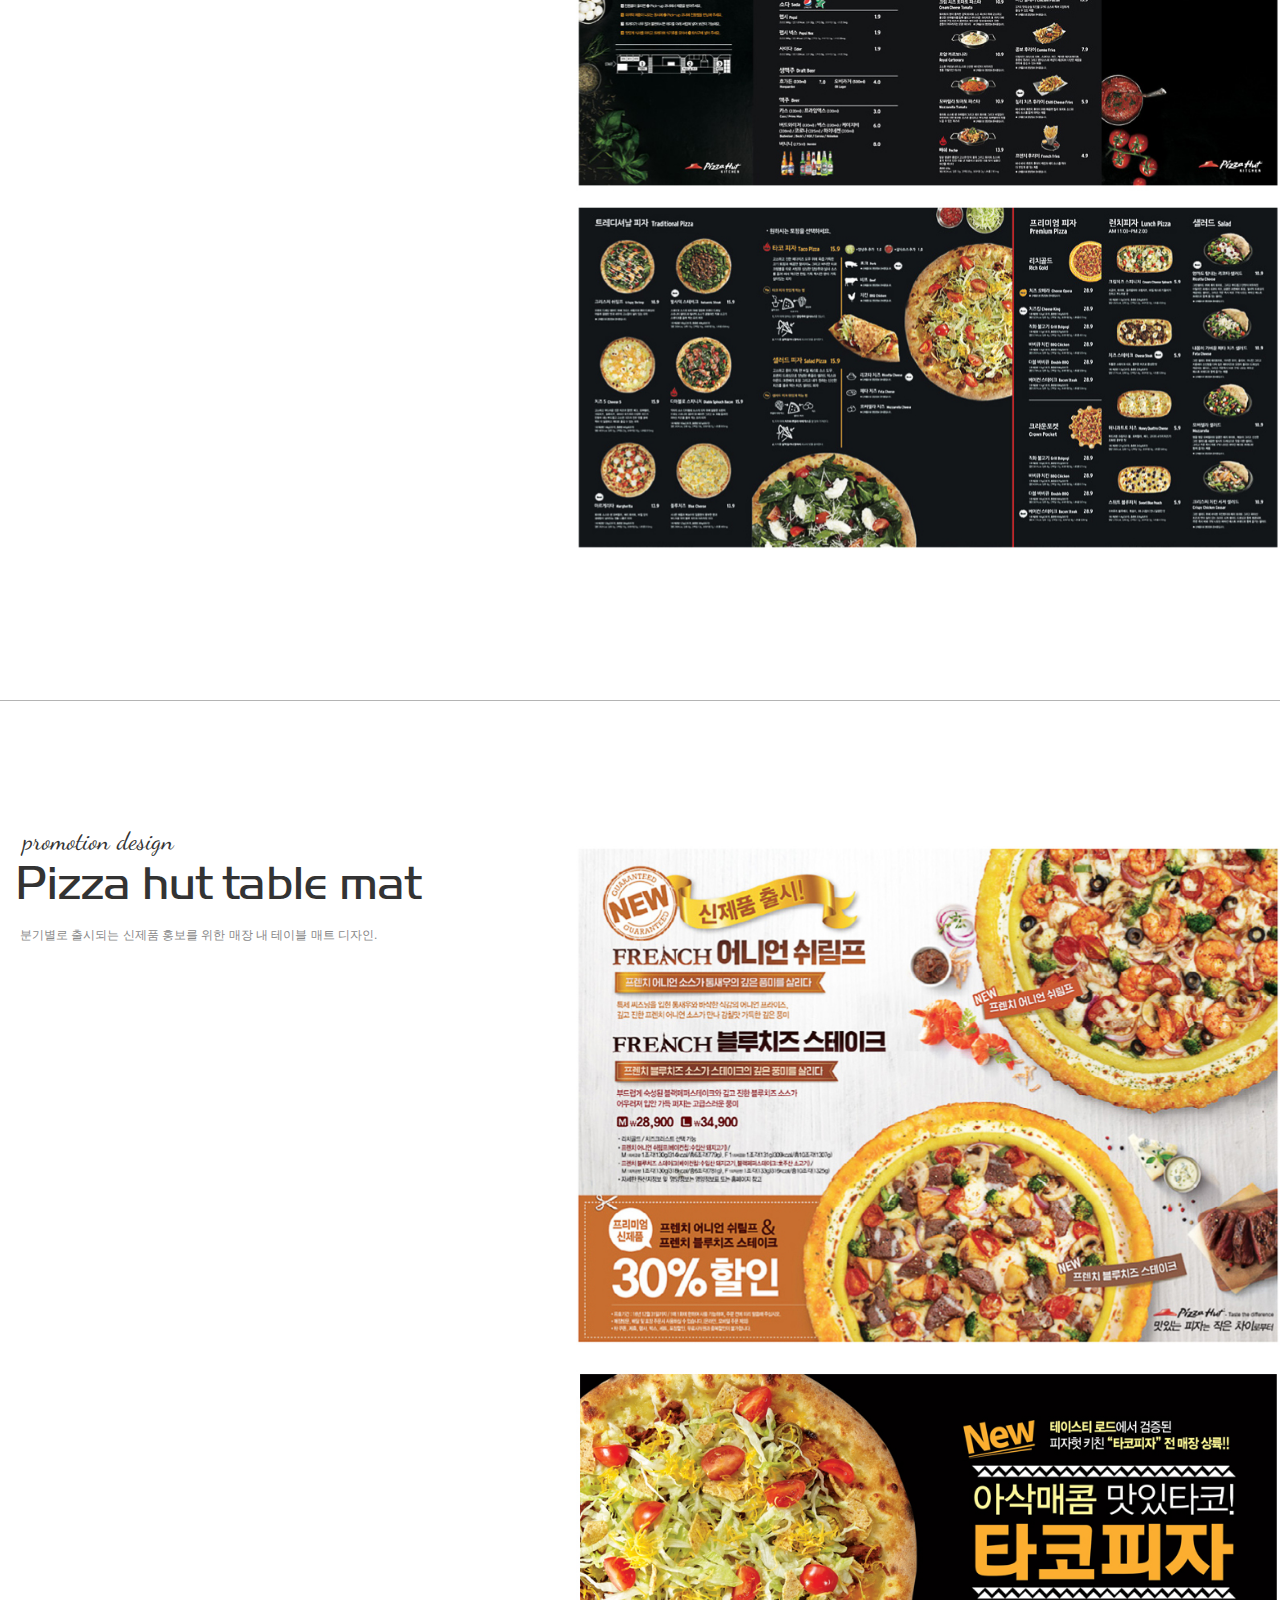
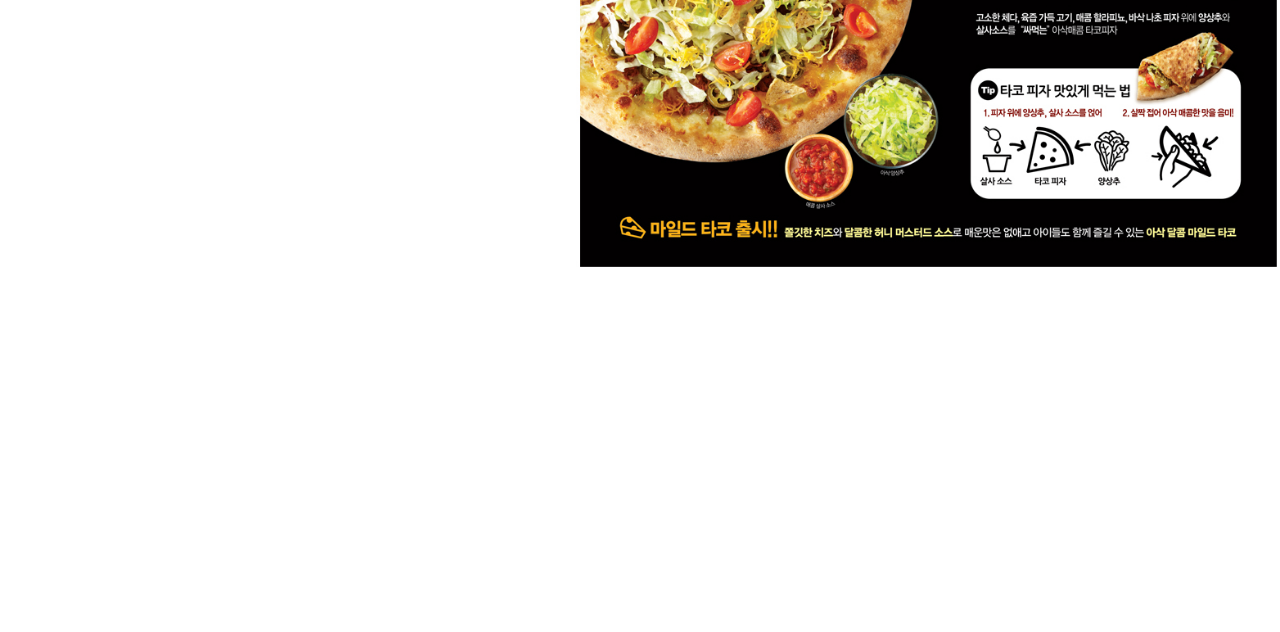
<file: promotion.html>
<!DOCTYPE html>
<html lang="ko">
<head>
    <meta charset="UTF-8">
    <meta name="viewport" content="width=device-width, initial-scale=1.0">
    <title>inny_portfolio</title>

    <!-- CSS 링크 -->
    <link rel="stylesheet" href="./css/style.css">
</head>
<body>
    <!-- <header>
        <div class="inner_header">
            <h1 class="logo"><a href="index.html"><img src="./img/logo.png" alt="로고"></a></h1>
            <nav class="main_menu">
                <span class="bar"></span>
                <ul class="gnb en">
                    <li><a href="index.html">Introduction</a></li>
                    <li><a href="index.html#career">Career</a></li>
                    <li><a href="index.html#portfolio">Portfolio</a></li>
                    <li><a href="index.html#foot">Contact</a></li>
                </ul>
            </nav>
        </div>
    </header> -->
    <div class="wrap">
        <!-- menu_open -->
        <div class="menu_open">
            <button class="open"><img src="./img/open-icon.png" alt="메뉴열기"></button>
            <div class="menu_wrap">
                <a href="#" class="close"><img src="./img/close.png" alt="메뉴닫기"></a>
                <a href="#" class="close en">close</a>
                <ul class="tit en animate" data-animate="motion">
                    <li><a href="index.html" target="_blank"><span><b>Introduction</b></span></a></li>
                    <li><a href="index.html#career" target="_blank"><span><b>Career</b></span></a></li>
                    <li><a href="index.html#portfolio" target="_blank"><span><b>Portfolio</b></span></a></li>
                    <li><a href="index.html#foot" target="_blank"><span><b>Contact</b></span></a></li>
                </ul>
            </div>
        </div>
        <!-- contents -->
        <section class="promotion">
            <div class="inner_wrap">

                <div class="box 1">
                    <div class="txt_wrap">
                        <h2 class="tit en">
                            <span class="en_s">promotion design</span>
                            <span>Levi's poster &</span>
                            <span>stand banner</span>
                        </h2>
                        <div class="txt">
                            <p>리바이스 제품 홍보 프로모션 포스터 및 스탠드형 배너.<br>
                                브랜드 고유의 특성을 살린 거친 느낌의 Grunge Look 디자인.</p>
                        </div>
                    </div>
                    <div class="img_wrap levis">
                        <p class="img"><img src="./img/222_1_portfolio-2.JPG" alt="levis"></p>
                    </div>
                </div>

                <div class="box 2">
                    <div class="txt_wrap">
                        <h2 class="tit en">
                            <span class="en_s">promotion design</span>
                            <span>Levi's stand banner</span>
                            <span>& dangler</span>
                        </h2>
                        <div class="txt">
                            <p>Off-season product 할인 행사 관련 홍보 디자인 및<br>
                                Special day 프로모션 제작물 디자인.</p>
                        </div>
                    </div>
                    <div class="img_wrap">                        
                        <p class="img"><img src="./img/리바이스 배너-2.jpg" alt="배너"></p>
                    </div>
                </div>

                <div class="box 3">

                    <div class="txt_wrap">
                        <h2 class="tit en">
                            <span class="en_s">promotion design</span>
                            <span>Nestle Korea</span>
                            <span>promotion banner</span>
                        </h2>
                        <div class="txt">
                            <p>판매 촉진을 위한 네슬레 프로페셔널 코리아 프로모션 관련<br>
                               스탠드형 배너 디자인.</p>
                        </div>
                    </div>
                    <div class="img_wrap">                        
                        <p class="img"><img src="./img/222_네슬레 배너.jpg" alt="네슬레배너"></p>
                    </div>
                </div>
                <div class="box 4">
                    <div class="txt_wrap">
                        <h2 class="tit en">
                            <span class="en_s">promotion design</span>
                            <span>Hagen Dazs poster</span>
                            <span>& banner</span>
                        </h2>
                        <div class="txt">
                            <p>하겐다즈 신제품 소개 포스터와 배너 디자인.</p>
                        </div>
                    </div>
                    <div class="img_wrap">                        
                        <p class="img"><img src="./img/222_하겐다즈 포스터배너.jpg" alt="하겐다즈포스터"></p>
                    </div>
                </div>
                <div class="box 5">

                    <div class="txt_wrap">
                        <h2 class="tit en">
                            <span class="en_s">promotion design</span>
                            <span>Hagen Dazs menu book</span>
                        </h2>
                        <div class="txt">
                            <p>하겐다즈 제품 라인업 소개 메뉴북. 쉽게 선택할 수 있도록 깔끔하게 정리.</p>
                        </div>
                    </div>
                    <div class="img_wrap">                        
                        <p class="img"><img src="./img/222_하겐다즈 메뉴판.jpg" alt="하겐다즈메뉴판"></p>
                    </div>
                </div>
                <div class="box 6">
                    <div class="txt_wrap">
                        <h2 class="tit en">
                            <span class="en_s">promotion design</span>
                            <span>Pizza hut</span>
                            <span>new product Poster</span>
                        </h2>
                        <div class="txt">
                            <p>분기별로 출시되는 신제품 노출을 위한 포스터 디자인 및<br>
                                단발성 기업 프로모션 관련 포스터 디자인 작업.</p>
                        </div>
                    </div>
                    <div class="img_wrap">                        
                        <p class="img"><img src="./img/222_1-피자헛포스터2.jpg" alt="피자헛포스터"></p>
                    </div>
                </div>
                <div class="box 7">
                    <div class="txt_wrap">
                        <h2 class="tit en">
                            <span class="en_s">promotion design</span>
                            <span>Pizza hut menu book</span>
                        </h2>
                        <div class="txt">
                            <p>시범적으로 운영하는 일부 피자헛 레스토랑을 위한 메뉴북.<br>
                                기존 매장과 차별화시킨 톤앤매너와 감각적인 디자인.</p>
                        </div>
                    </div>
                    <div class="img_wrap">                        
                        <p class="img"><img src="./img/222_피자헛 메뉴판.jpg" alt="피자헛메뉴판"></p>
                    </div>
                </div>
                <div class="box last">

                    <div class="txt_wrap">
                        <h2 class="tit en">
                            <span class="en_s">promotion design</span>
                            <span>Pizza hut table mat</span>
                        </h2>
                        <div class="txt">
                            <p>분기별로 출시되는 신제품 홍보를 위한 매장 내 테이블 매트 디자인.</p>
                        </div>
                    </div>
                    <div class="img_wrap">                        
                        <p class="img"><img src="./img/피자헛테이블매트.jpg" alt="피자헛매트"></p>
                    </div>
                </div>
            </div>
        </section>
    </div>

    <!-- script 링크 -->
    <script src="./js/jquery-3.3.1.min.js"></script>
    <script src="./js/scrolla.jquery.min.js"></script>
    <script src="./js/script.js"></script>

</body>
</html>
</file>
<file: css/style.css>
@charset 'utf-8';
@import url('https://fonts.googleapis.com/css2?family=Dancing+Script&display=swap');
@font-face {
    font-family: 'OPTIHandelGothic-Light';
    src: url('../font/OPTIHandelGothic-Light.otf') format('OpenType');
    /* font-family: 'handel gothic';
    src: url('./font/handel gothic') format('truetype'); */
}

/*reset*/
* {margin: 0;padding: 0;box-sizing: border-box;}

html, body, div, span, applet, object, iframe, h1, h2, h3, h4, h5, h6, p, blockquote, pre, a, abbr, acronym, address, big, cite, code, del, dfn, em, font, img, ins, kbd, q, s, samp, small, strike, strong, sub, sup, tt, var, b, u, i, center, dl, dt, dd, ol, ul, li, fieldset, form, label, legend, table, tbody, tfoot, thead, tr, th, td{margin:0;padding:0;}
h1, h2, h3, h4, h5, h6 {font-weight: 700; font-size: inherit;}

a {color: inherit; text-decoration: inherit;}
img {vertical-align: middle;}
a img {border: none;}
li {list-style: none;}
address, em, i {font-style: normal;}

/* layout */
body{font-family: 'Noto Sans KR', sans-serif; font-size: 14px; color: #333;}
.wrap {overflow: hidden}
.en{font-family:'OPTIHandelGothic-Light', sans-serif;}
/* .en{font-family:'handel gothic', sans-serif;} */
.en_s{font-family:'Dancing Script', cursive; margin-bottom: 8px;}
.bottom li p{font-family: 'Noto Sans KR', sans-serif; font-weight: bold;}

/* header */
header {width: 100%; height: 100%;}
.container{position: relative; width: 1720px; height: 110px;  margin: 0 auto; z-index: 100;}
.inner_header{position: fixed; width: 1720px; height: 110px; align-items: center;
display: flex; justify-content: space-between; background: #ffffff;}
/* .inner_header .logo{float: left;} */
.inner_header .logo a{display: block; width: 100%;height: 100%; margin-left: 40px;}

/* GNB */
.inner_header .main_menu{position: relative;}
/* .inner_header .main_menu{float: right; overflow: hidden;position: relative;} */
span.bar{
    position: absolute; left: 0; bottom: -5px; width: 0; height: 3px;
    background: #e7e7e7; transition: all 0.4s;}
.inner_header .main_menu .gnb{margin-right: 28px;}
.inner_header .main_menu .gnb li {float: left; margin: 0 28px;}
.inner_header .main_menu .gnb li a{display: block; width: 100%; height: 100%; color: #555;}

/* 타이틀, 텍스트, 더보기 버튼 공통 클래스 */
.tit {font-size: 45px; line-height: 1.2; font-weight: normal;}
.tit span {display: block;}
.tit span b{font-weight: normal;}
.tit span.en_s {font-size: 22px; font-weight: normal;}
.txt p {color: #888; line-height: 1.6; margin-bottom: 10px;}
.txt p b {font-weight: normal;}
.txt p b {transition: 0.15s;}
.moreBtn {display: inline-block; color: #333; position: relative; padding-left: 45px;
    margin-top: 20px; transform: translate(5px, 0) skewX(-15deg);}
.moreBtn:before{content:''; width: 42px; height: 1px; background: #333; 
    position: absolute; left: 0; top: 54%;}
.moreBtn:hover, .moreBtn:focus {transform: translate(0, 0) skewX(0deg); transition: 0.3s; opacity: 0.7;}

/* section.visual */
section.visual{max-width: 1720px; margin:auto; overflow: hidden;}
section.visual .mainimg{float: left; width: 50%;}
section.visual .mainimg img {width: 90%;}
section.visual .maintxt{float: left;width: 50%;margin-top: 230px;}
section.visual .maintxt .tit {font-size: 54px; font-weight: normal;}
section.visual .maintxt .tit span.en_s {margin-bottom: 10px;}
section.visual .maintxt .tit .gray {color: #b3b3b3;}
section.visual .maintxt .txt { padding: 50px 0 0 5px;}
section.visual .maintxt .txt p+p { padding-left: 5px;}

/* section안에 .inner(공통 넓이 가이드) .box(플루트) */
section .inner {width: 1320px; margin: auto; overflow: hidden;/* 자식요소에 float를 줬을때 높이값을 잃지 않기 위해 */}
section .inner .box { float: left; width: 50%;}

/* section.skills */
section.skills {position: relative; padding: 230px 0 120px 0;}

/* scroll(세로문자 삭제함) */
section.skills .scroll {text-transform: uppercase;/* 대문자 */ position: absolute; left: 50%; top: -30px;
font-size: 10px; letter-spacing: 5px;/* 자간조정 */ writing-mode: vertical-rl; padding-top: 90px;}
section.skills .scroll:before { content:''; position: absolute; height: 75px; width: 1px; 
    top: 0; left: 5px; background: #333;}

section.skills .inner .box .img {padding-top: 125px; width: 558px;}
section.skills .inner .box .tit { margin-bottom: 40px;}
section.skills .inner .box ul {border-top: 1px solid #e6e6e6; padding-top: 40px;}
section.skills .inner .box ul li{margin-bottom: 24px; overflow: hidden;/* 자식요소float > 오버플로우히든으로 높이를 감싸기 */}
section.skills .inner .box ul li h3 {float: left; width: 22%; font-size: 15px; font-weight: bold;}
section.skills .inner .box ul li p {float: left; width: 78%; font-size: 14px; line-height: 1.5; color: #888;}
section.skills .inner .box .moreBtn {clear: both; /* 윗줄 요소 플루트때문에 딸려올라가는걸 방지 */ margin-left: 22%;}

/* section.work_1 */
section.work_1 {padding: 130px 0;}
/* section.work_1 .inner{background: rebeccapurple;} */
section.work_1 .inner .box .img{margin-top: 60px;}
section.work_1 .inner .box.design {width: 45%; margin-top: -40%; padding-top: 60px; border-top: 1px solid #e6e6e6;}
section.work_1 .inner .box.design .tit {font-size: 30px; line-height: 1.4; margin-bottom: 20px;}

/* section.customer */
section.customer {padding: 160px; text-align: center; background: url(../img/img_04.jpg) no-repeat; background-size: cover;}
section.customer .tit {color: #fff; font-size: 40px; margin-bottom: 10px;}
section.customer .txt {color: #fff;}

/* section.work_2 */
section.work_2 { padding: 190px 0; position: relative;}
section.work_2 .inner .box.left {text-align: right; padding-right: 120px;}
section.work_2 .inner .box .tit {margin-top: 40px;}
section.work_2 .inner .box .img { margin-top: 100px;}
section.work_2 .inner .box .txt {padding: 27px 0 10px 0;}

/* footer */
footer {width: 1200px; margin: auto;}
footer .top .tit {color: #d3d3d3; font-size: 62px; text-align: center; font-weight: normal;
    margin-bottom: 40px;}
footer .bottom {border-top: 1px solid #d3d3d3; padding: 40px 0 80px 0; color: #333; font-weight: normal;}
footer .bottom ul {overflow: hidden;}
footer .bottom ul li {float: left; width: 28%; font-size: 14px; line-height: 3; padding: 0 0 0 92px;}
footer .bottom ul li:nth-child(1) {width: 44%; font-size: 20px; line-height: 1.5; letter-spacing: 2.5px; color: #cacaca; 
    border-right: 1px solid #d3d3d3; font-weight: bold;}
footer .bottom ul li b:nth-child(1){color: #333; font-weight: normal;}
footer .bottom ul li p {line-height: 1.5; color: #aaa;}
footer .bottom ul li p span{line-height: 1.5; color: #333;}

/* circle_box SVG */
.circle_box  {display: block; transform: rotate(-90deg);}
.circle_box .svg_ani path{fill: none; stroke: #f5f5f5; stroke-width: 17; stroke-dasharray: 1564;
    stroke-dashoffset: 0;}
section.skills .circle_box{width: 700px; position: absolute; right: 9%; top: 100px; z-index: -1;}
section.work_2 .circle_box{width: 700px; position: absolute; left: 17%; top: 25px; z-index: -1;}

/*SVG 애니메이션*/
.circle_box.motion .svg_ani path {animation-name : dash; animation-duration: 1.5s;}
@keyframes dash {0% {stroke-dashoffset: 1564;} 100%{stroke-dashoffset: 0;}}

/* 공통 .tit 애니메이션 */
.tit.motion span{transform: translate(0,0)skewY(0deg);overflow: hidden;transition: 3s;}
.tit.motion span b{display:block; animation-name: textAni; animation-duration: 1.3s;}
@keyframes textAni {
    0%{opacity: 0;}
    30%{opacity: 0; transform: translate3d(0,40px,0)skewY(8deg); transform-origin: top left;}
}

/* visual .txt애니메이션 */
.txt.motion p{transform: translate(0, 0) skewY(0deg); overflow: hidden; transition: 3s;}
.txt.motion p b{ display: block; animation-name: textAni; animation-duration: 1.3s;}

/* img 애니메이션 */
.img.motion {position: relative; animation-name: imgAni; animation-duration: 1s; transition: 5s;}
@keyframes imgAni {
    0%{transform: translate(0, 50px);}
}
.img.motion:after {content: ''; width: 100%; height: 0%; background: #fff; position: absolute; top: 0; left: 0;
    animation-name: mask; animation-duration: 1s; transition: 5s;}
@keyframes mask {0%{height: 90%;}}

/* section.work_2 .img.motion:after {display: none;} 해당 섹션은 after 효과 X */

/*section.service 배경색 애니*/
/* body{transition: all 0.4s;}
body.on { background: #e8fcff; transition: all 0.4s;}
section.service .img.motion:after { background: #e8fcff; } */

/* menu_open */
.menu_open button:focus {outline: none;} 
.menu_open button.open {background: none; border: none; position: fixed; z-index: 100; right: 0; top: 50%;
    transform: translate(0, -50%); padding: 30px 22px; box-sizing: border-box;}
.menu_open button.open:before { content: ''; width: 100%; height: 100%; background: #f5f5f5; position: absolute;
    right: -100px; top: 0; z-index: -1; transition: 0.5s;}
.menu_open button.open:hover:before, .menu_open button.open:focus:before {right: 0; cursor: pointer;}
.menu_open .menu_wrap {width: 100%; height: 100vh; position: fixed; top: 0; right: 0; z-index: 100; background: #eee;}
.menu_open .menu_wrap .tit {color: #ccc; position: absolute; top: 50%;left: 25%; transform: translate(0,-50%); 
    line-height: 1.6; font-size: 55;}
.menu_open .menu_wrap .tit li a {display: inline-block; position: relative; transition: 0.3s;}
.menu_open .menu_wrap .tit li a:hover, .menu_open .menu_wrap .tit li a:focus {transform: translate(30px, 0); color: #222222;} 
.menu_open .menu_wrap .tit li a:after {content: ''; width: 0%; height: 1.7px; background: #8b8b8b; position: absolute;
    left: 0; bottom: -5px; transition: 0.3s;}
.menu_open .menu_wrap .tit li a:hover:after, .menu_open .menu_wrap .tit li a:focus:after {width: 100%; transition: 0.3s;}

/* close 버튼 */
.menu_open .menu_wrap .close:nth-child(1) {position: absolute; top: 50%;transform: translate(0, -50%); left: 30px;}
.menu_open .menu_wrap .close.en {position: absolute; right: 50px; top: 50px; font-size: 25px;
    border-bottom: 1px solid #888; color: #888;}

/* menu_open 열기 작성 */
/* 1.script 파일을 먼저 작성 2. on클래스 만들기 */
.menu_open .menu_wrap {width: 0%; transition: 0s; transform: skewY(40deg);opacity: 0;}
.menu_open .menu_wrap.on {width: 100%; transform: skewY(0deg); opacity: 1; transition: 0.5s;}

/* ul li 애니 */
.menu_open .menu_wrap ul {display: none;}
.menu_open .menu_wrap.on ul {display: block;}/* on 클래스 상태가 되면 ul 텍스트가 나오도록 */


/* 메뉴 열었을 때 동그라미 */
.menu_open .menu_wrap.on:after {content: ''; width: 700px; height: 700px; background: #fff; 
    position: absolute; z-index: -1; top: 50%; left: 30%; transform: translate(0,-50%); border-radius: 100%;}
.menu_open .menu_wrap.on:after {animation-name: menu_wrap2; animation-duration: 1.8s;}
@keyframes menu_wrap2{
    0% {opacity: 0;}
    40% {opacity: 0; transform: translate(0, -50%) scale(0.5);}
}

/* sub_portfolio page */
section.package { padding: 90px 0; position: relative;}
section.package .inner_wrap {max-width: 1720px; margin: auto; overflow: hidden; /* 자식요소에 float를 줬을때 높이값을 잃지 않기 위해 */}
section.package .inner_wrap .box {overflow: hidden; margin-bottom: 125px; 
    padding-bottom: 150px; border-bottom: 1px solid #b4b4b4;}
/* section.package .inner_wrap .box:after { content:''; position: absolute; height: 5px; width: 100%; 
        bottom: 0px; left: 0;  background: #333; z-index: 100;} */

section.package .inner_wrap .txt_wrap {float: left; width: 45%; padding-left: 20px;}
section.package .inner_wrap .img_wrap {float: left; width: 55%; margin-top: 20px;}
section.package .inner_wrap .img_wrap.left {position: relative; margin: 0 80px 0 0; margin-top: -524px;}
section.package .inner_wrap .img_wrap.left .tit_2 {position: absolute; top: 80px; left: 284px; z-index: 90; margin-bottom: 25px;
    font-size: 25px; font-weight: normal; line-height: 1.5; text-align: right; color: #3d3d3d;}
section.package .inner_wrap .txt_wrap .tit {margin-left: -7px; margin-bottom: 15px;}
section.package .inner_wrap .txt_wrap .tit span {font-size: 39px;}
section.package .inner_wrap .txt_wrap .tit .en_s {margin-left: 10px; font-size: 25px;}

section.package .inner_wrap .box.last {border-bottom: none;}
section.package .inner_wrap .img_wrap.right {margin-left: -25px;}
/* section.package .inner_wrap .img_wrap.r {margin-left: -10px;} */

/* promotion page */
section.promotion { padding: 90px 0;}
section.promotion .inner_wrap {max-width: 1720px; margin: auto; overflow: hidden; /* 자식요소에 float를 줬을때 높이값을 잃지 않기 위해 */}
section.promotion .inner_wrap .box {overflow: hidden; margin-bottom: 125px; 
    padding-bottom: 150px; border-bottom: 1px solid #b4b4b4;}

section.promotion .inner_wrap .txt_wrap {float: left; width: 45%; padding-left: 20px;}
section.promotion .inner_wrap .img_wrap {float: left; width: 55%; margin-top: 20px;}
section.promotion .inner_wrap .txt_wrap .tit {margin-left: -7px; margin-bottom: 15px;}
section.promotion .inner_wrap .txt_wrap .tit span {font-size: 39px;}
section.promotion .inner_wrap .txt_wrap .tit .en_s {margin-left: 10px; font-size: 25px;}
section.promotion .inner_wrap .box.last {border-bottom: none;}
section.promotion .inner_wrap .img_wrap.levis img {width: 87%;}

/* pop page */
section.pop { padding: 90px 0;}
section.pop .inner_wrap {max-width: 1720px; margin: auto; overflow: hidden; /* 자식요소에 float를 줬을때 높이값을 잃지 않기 위해 */}
section.pop .inner_wrap .box {overflow: hidden; margin-bottom: 125px; 
    padding-bottom: 150px; border-bottom: 1px solid #b4b4b4;}

section.pop .inner_wrap .txt_wrap {float: left; width: 45%; padding-left: 20px;}
section.pop .inner_wrap .img_wrap {float: left; width: 55%; margin-top: 20px;}
section.pop .inner_wrap .txt_wrap .tit {margin-left: -7px; margin-bottom: 15px;}
section.pop .inner_wrap .txt_wrap .tit span {font-size: 39px;}
section.pop .inner_wrap .txt_wrap .tit .en_s {margin-left: 10px; font-size: 25px;}
section.pop .inner_wrap .box.last {border-bottom: none;}
section.pop .inner_wrap .box.last img{width: 90%; height: 90%;}

/* Editorial page */
section.Editorial { padding: 90px 0;}
section.Editorial .inner_wrap {max-width: 1720px; margin: auto; overflow: hidden; /* 자식요소에 float를 줬을때 높이값을 잃지 않기 위해 */}
section.Editorial .inner_wrap .box {overflow: hidden; margin-bottom: 125px; 
    padding-bottom: 150px; border-bottom: 1px solid #b4b4b4;}

section.Editorial .inner_wrap .txt_wrap {float: left; width: 45%; padding-left: 20px;}
section.Editorial .inner_wrap .img_wrap {float: left; width: 55%; margin-top: 20px;}
section.Editorial .inner_wrap .txt_wrap .tit {margin-left: -7px; margin-bottom: 15px;}
section.Editorial .inner_wrap .txt_wrap .tit span {font-size: 39px;}
section.Editorial .inner_wrap .txt_wrap .tit .en_s {margin-left: 10px; font-size: 25px;}
section.Editorial .inner_wrap .box.last {border-bottom: none;}

section.Editorial .inner_wrap .img_wrap.ietp img {width: 576px;}
section.Editorial .inner_wrap .img_wrap.green img {width: 730px;}

/*반응형웹제작*/

/*pc모드*/
@media screen and (max-width:1720px){ /*1720px~1401px사이*/
    .inner_header {max-width: 100%; padding: 0 50px; box-sizing: border-box;}
    section.visual {max-width: 100%; padding: 0 50px; box-sizing: border-box;}
    section.visual .maintxt {margin-top: 150px;}
    section.visual .maintxt .tit {font-size: 47px;}    
}

/*1024 테블릿모드*/
@media screen and (max-width:1400px){/*1400px~1024px사이*/
    section.visual .maintxt {margin-top: 100px;}
    section.visual .maintxt .tit {font-size: 50px;}
    section.visual .maintxt .txt{padding: 20px 0px 0px 0px;}
    section .inner{width: 100%; padding: 0 30px; box-sizing: border-box;}
    .img img {width:100%;}
    /*section.journal{overflow: hidden;}*/
    section.skills .scroll{display: none;}
    section.skills .circle_box{ right: -10%; top:0;}
    section.skills .inner .box .img{width: 85%; margin-top: -20px;}
    section.customer {padding: 160px 0;}
    footer {width: 100%; padding: 0 30px; box-sizing: border-box;}
    footer .bottom {padding-left: 0px;}
    footer .bottom ul li {padding-left: 55px;}
    footer .bottom ul li:nth-child(1) {letter-spacing:0.4px; font-weight: normal;}
    .txt p {font-size: 12px;}
    section.skills .inner .box ul li p {font-size: 12px;}
    .tit span b { font-size: 75%;}
    section.work_2 .inner .box.left {padding-right: 50px;}

    section.package .inner_wrap .img_wrap.left .tit_2 {display: none;}
}

/*1024 이하 테블릿*/
@media screen and (max-width:1000px){/*768px 까지*/
    .inner_header {height: 80px; line-height: 80px;}
    .inner_header .main_menu{width: 0; height: 0; opacity: 0; display: none;}
    .menu_open button.open{position: fixed; top: 0; transform: none; width: 70px; height: 80px; padding: 0; line-height: 80px;}
    .menu_open button.open:before {display: none;}
    section.visual .mainimg {width: 100%; float: none;}
    section.visual .mainimg img {width: 100%;}
    section.visual .maintxt{width: 100%; float: none; margin-top: 50px;}
    section .inner .box {float: none; width: 100%;}
    section.skills{padding: 80px 0;}
    section.skills .circle_box {top:350px;}
    section.skills .inner .box .img {margin-bottom: 50px; padding-top: 0; width: 80%; }
    section.work_1 {padding: 80px 0;}
    section.work_1 .txt {margin-top: 20px;}
    section.work_1 .inner .box.design {margin-top: 50px; width: 100%;}
    section.work_1 .inner .box .img { margin-top: 50px; width:90%;}
    section.work_1 .inner .box .img {width: 70%;}
    section.work_1 .inner .box.design .img {width: 70%; margin:50px 0 0;}
    section.work_1 .img.motion:after {background: #fff;}
    section.work_1 .inner .box.design .tit {font-size: 35px;}
    section.customer{padding: 120px 0;}
    section.customer .tit {font-size: 30px;}
    section.customer .txt {text-align: center;}
    section.work_2{padding: 80px 0; overflow: hidden}
    section.work_2 .circle_box {left: 15%;}
    section.work_2 .inner .box.left {margin-top: 30px; padding-right: 0; overflow: hidden;}
    section.work_2 .inner .box .img{margin-top: 50px; width: 70%; float: right; clear: both;} 
    section.work_2 .inner .box:nth-child(2) .img {width: 100%; margin: 50px 0;}
    section.work_2 .inner .box .tit {margin-top: 0; clear: both;}
    section.work_2 .inner .box.left .moreBtn {float: right; margin-right: 5px;}
    footer .bottom ul li:nth-child(1) {width: 100%; margin-bottom: 30px; border-right: none;}
    footer .bottom ul li {width: 33.3333%;  padding-left: 0;}
    footer .top .tit {text-align-last: left;}

    section.package .inner_wrap .txt_wrap {font: none; width: 100%;}
    section.package .inner_wrap .img_wrap {font: none; width: 100%;}
    section.package .inner_wrap .img_wrap.left .tit_2 {display: none;}
    section.package .inner_wrap .img_wrap.left {margin-top: 0px;}
    section.package .inner_wrap .img_wrap.right {margin-left:0px;}
    section.package .inner_wrap .img_wrap.r {margin-left: 0px;}

    section.promotion .inner_wrap .txt_wrap {font: none; width: 100%;}
    section.promotion .inner_wrap .img_wrap {font: none; width: 100%;}

    section.Editorial .inner_wrap .txt_wrap {font: none; width: 100%;}
    section.Editorial .inner_wrap .img_wrap {font: none; width: 100%;}

    section.pop .inner_wrap .txt_wrap {font: none; width: 100%;}
    section.pop .inner_wrap .img_wrap {font: none; width: 100%;}

    .container {display: none;}
}

/*모바일해상도 767px*/
@media screen and (max-width:767px){
    body{font-size: 12px;}
    .inner_header {height: 60px; line-height: 60px; padding: 0 20px;}
    .menu_open button.open {height: 60px;  line-height: 60px; width:52px;}
    .menu_open button.open img {height: 38px;}
    .menu_open .menu_wrap .tit {font-size: 35px; left: 20px;}
    .menu_open .menu_wrap .close:nth-child(1) {top:20px; left: 20px; transform: none;}
    .menu_open .menu_wrap .close.en {display: none;}
    .menu_open .menu_wrap.on:before {left: 20%;}
    section.visual{padding: 0 20px;}
    .tit {font-size: 30px;}
    section.visual .maintxt .tit {font-size: 31px;}
    .tit span.en_s {font-size: 18px;}
    .txt {text-align: justify;}
    .moreBtn{font-size: 12px;}
    section .inner {padding: 0 20px;}
    section.skills {padding: 50px 0;}
    section.skills .circle_box {top:25%; right: -30%;}
    section.skills .inner .box .img {width: 100%; margin-bottom: 30px;}
    section.skills .inner .box .tit {margin-bottom: 20px;}
    section.skills .inner .box ul {padding-top: 20px;}
    section.skills .inner .box ul li {margin-bottom: 20px;}
    section.skills .inner .box ul li h3 {width: 100%; margin-bottom: 10px;}
    section.skills .inner .box ul li p {font-size: 12px; width: 100%;}
    section.skills .inner .box .moreBtn {margin-left: 0;}
    section.work_1 {padding: 50px 0;}
    section.work_1 .inner .box .img {width: 100%; margin-top: 30px;}
    section.work_1 .inner .box.design .img {width: 100%;}
    section.work_1 .inner .box .img.motion:after {background: #ffffff;}
    section.work_1 .inner .box.design .img.motion:after {background: #fff;}
    section.work_1 .inner .box.design {padding-top: 50px;}
    section.work_1 .inner .box.design .tit {font-size: 25px; margin-bottom: 10px;}
    section.customer {padding: 80px 20px;}
    section.customer .tit {font-size: 25px;}
    section.work_2 {padding: 50px 0;}
    section.work_2 .circle_box {left: 4%;}
    section.work_2 .inner .box .txt {margin: 30px 0 10px;}
    section.work_2 .inner .box.left {text-align: right;}
    section.work_2 .inner .box.left .txt {text-align: right;}
    section.work_2 .inner .box .img {margin-top: 30px;}
    section.work_2 .inner .box:nth-child(2) .img {margin: 30px 0;}
    footer {padding: 0 20px;}
    footer .top .tit {font-size: 41px; padding-bottom: 30px; text-align-last: left;}
    footer .bottom ul li:nth-child(1) {font-size: 20px;}
    footer .bottom ul li {width: 100%; margin-bottom: 12px;}
    footer .bottom ul li b:nth-child(1) {font-size: 13px;}
}

/*모바일해상도 600px*/
@media screen and (max-width:600px){
    section.skills .circle_box {top:25%; right: -60%;}
}

/*모바일해상도 400px*/
@media screen and (max-width:400px){
    section.skills .circle_box {top:25%; right: -60%; width: 80%; height: 80%;}
    section.work_2 .circle_box {left: 8%; width: 80%; height: 80%;}
}

/*320모바일*/
@media screen and (max-width:320px) {
body{font-size: 12px;}
.tit span.en_s {font-size: 16px;}
section.visual .maintxt .tit, .tit, footer .top .tit {font-size: 27px;}
.menu_open .menu_wrap .tit {font-size: 27px;}
section.skills .inner .box ul li h3 {font-size: 14px;}
section.work_1 .inner .box.design .img.motion:after {background: #ffffff;}
section.work_1 .inner .box.design .tit {font-size: 22px;}
.moreBtn {font-size: 11px;}
footer .top .tit {font-size: 27px; text-align-last: left;}
footer {margin-left: 0;}

section.skills .circle_box {top:25%; right: -60%; width: 80%; height: 80%;}
section.work_2 .circle_box {left: 8%; width: 80%; height: 80%;}
}
</file>
